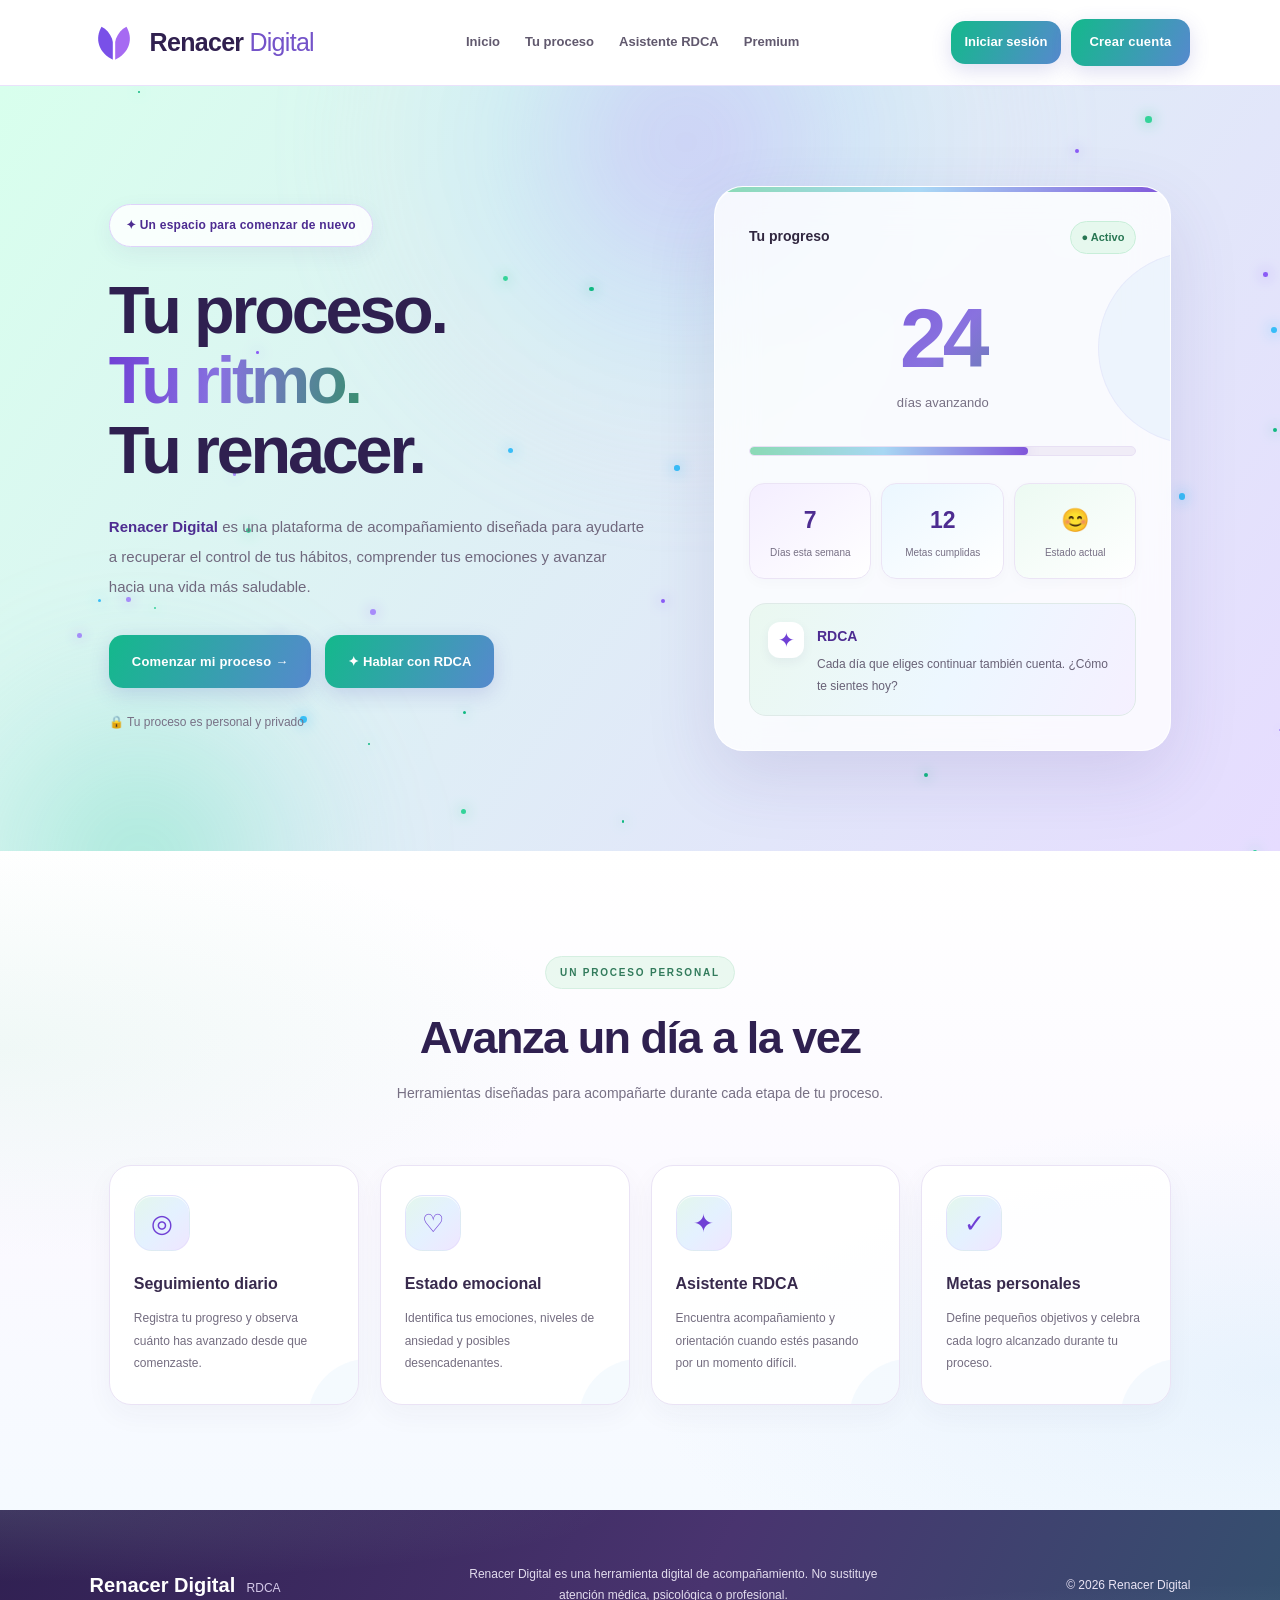
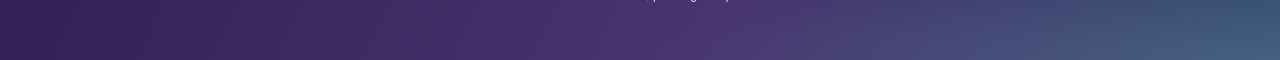
<file: index.html>
<!DOCTYPE html>
<html lang="es">

<head>
    <meta charset="UTF-8">

    <meta name="viewport"
          content="width=device-width, initial-scale=1.0">

    <meta name="description"
          content="Renacer Digital. Plataforma digital de acompañamiento para el desarrollo de hábitos saludables y bienestar personal.">

    <title>Renacer Digital</title>

    <link rel="stylesheet" href="css/style.css">
</head>

<body>

<header class="navbar">

    <!-- LOGO RENACER DIGITAL -->
    <a href="index.html" class="renacer-brand">

        <svg class="renacer-icon" viewBox="0 0 50 50" fill="none">

            <path d="M25 43 C8 35 5 20 12 8 C22 13 27 25 25 43Z"
                  fill="#7950E8"/>

            <path d="M25 43 C42 35 45 20 38 8 C28 13 23 25 25 43Z"
                  fill="#A66AF2"/>

            <path d="M25 43 L25 20"
                  stroke="white"
                  stroke-width="2.5"
                  stroke-linecap="round"/>

        </svg>

        <span class="renacer-text">
            <strong>Renacer</strong>
            <span>Digital</span>
        </span>

    </a>


    <nav>

        <a href="#inicio">Inicio</a>

        <a href="#proceso">Tu proceso</a>

        <a href="pages/asistente.html">Asistente RDCA</a>

        <a href="pages/premium.html">Premium</a>

    </nav>


    <div class="nav-buttons">

        <a href="pages/login.html" class="login">
            Iniciar sesión
        </a>

        <a href="pages/registro.html" class="register">
            Crear cuenta
        </a>

    </div>

</header>


<main>

    <!-- PORTADA -->

    <section class="hero" id="inicio">

        <div class="hero-content">

            <div class="tag">
                ✦ Un espacio para comenzar de nuevo
            </div>

            <h1>
                Tu proceso.<br>

                <span>Tu ritmo.</span>

                <br>

                Tu renacer.
            </h1>

            <p>

                <strong>Renacer Digital</strong>
                es una plataforma de acompañamiento
                diseñada para ayudarte a recuperar el
                control de tus hábitos, comprender tus
                emociones y avanzar hacia una vida más
                saludable.

            </p>


            <div class="hero-buttons">

                <a href="pages/registro.html"
                   class="primary-button">

                    Comenzar mi proceso →

                </a>

                <a href="pages/asistente.html"
                   class="secondary-button">

                    ✦ Hablar con RDCA

                </a>

            </div>


            <div class="privacy">
                🔒 Tu proceso es personal y privado
            </div>

        </div>


        <!-- TARJETA DE PROGRESO -->

        <div class="hero-card">

            <div class="status">

                <span>Tu progreso</span>

                <span class="active">● Activo</span>

            </div>


            <div class="days">

                <strong>24</strong>

                <span>días avanzando</span>

            </div>


            <div class="progress-bar">

                <div class="progress"></div>

            </div>


            <div class="stats">

                <div>
                    <strong>7</strong>
                    <span>Días esta semana</span>
                </div>

                <div>
                    <strong>12</strong>
                    <span>Metas cumplidas</span>
                </div>

                <div>
                    <strong>😊</strong>
                    <span>Estado actual</span>
                </div>

            </div>


            <div class="message">

                <span>✦</span>

                <div>

                    <strong>RDCA</strong>

                    <p>
                        Cada día que eliges continuar
                        también cuenta.
                        ¿Cómo te sientes hoy?
                    </p>

                </div>

            </div>

        </div>

    </section>


    <!-- SECCIÓN PROCESO -->

    <section class="features" id="proceso">

        <div class="section-title">

            <span>UN PROCESO PERSONAL</span>

            <h2>Avanza un día a la vez</h2>

            <p>
                Herramientas diseñadas para acompañarte
                durante cada etapa de tu proceso.
            </p>

        </div>


        <div class="feature-grid">


            <a href="pages/dashboard.html"
               class="feature-card">

                <div class="feature-icon">◎</div>

                <h3>Seguimiento diario</h3>

                <p>
                    Registra tu progreso y observa cuánto
                    has avanzado desde que comenzaste.
                </p>

            </a>


            <a href="pages/dashboard.html"
               class="feature-card">

                <div class="feature-icon">♡</div>

                <h3>Estado emocional</h3>

                <p>
                    Identifica tus emociones, niveles
                    de ansiedad y posibles
                    desencadenantes.
                </p>

            </a>


            <a href="pages/asistente.html"
               class="feature-card">

                <div class="feature-icon">✦</div>

                <h3>Asistente RDCA</h3>

                <p>
                    Encuentra acompañamiento y orientación
                    cuando estés pasando por un momento
                    difícil.
                </p>

            </a>


            <a href="pages/dashboard.html"
               class="feature-card">

                <div class="feature-icon">✓</div>

                <h3>Metas personales</h3>

                <p>
                    Define pequeños objetivos y celebra
                    cada logro alcanzado durante tu
                    proceso.
                </p>

            </a>

        </div>

    </section>

</main>


<!-- FOOTER -->

<footer>

    <div>

        <strong>Renacer Digital</strong>

        <span>RDCA</span>

    </div>


    <p>
        Renacer Digital es una herramienta digital
        de acompañamiento. No sustituye atención
        médica, psicológica o profesional.
    </p>


    <span>© 2026 Renacer Digital</span>

</footer>


<script src="js/app.js"></script>

</body>
</html>
</file>
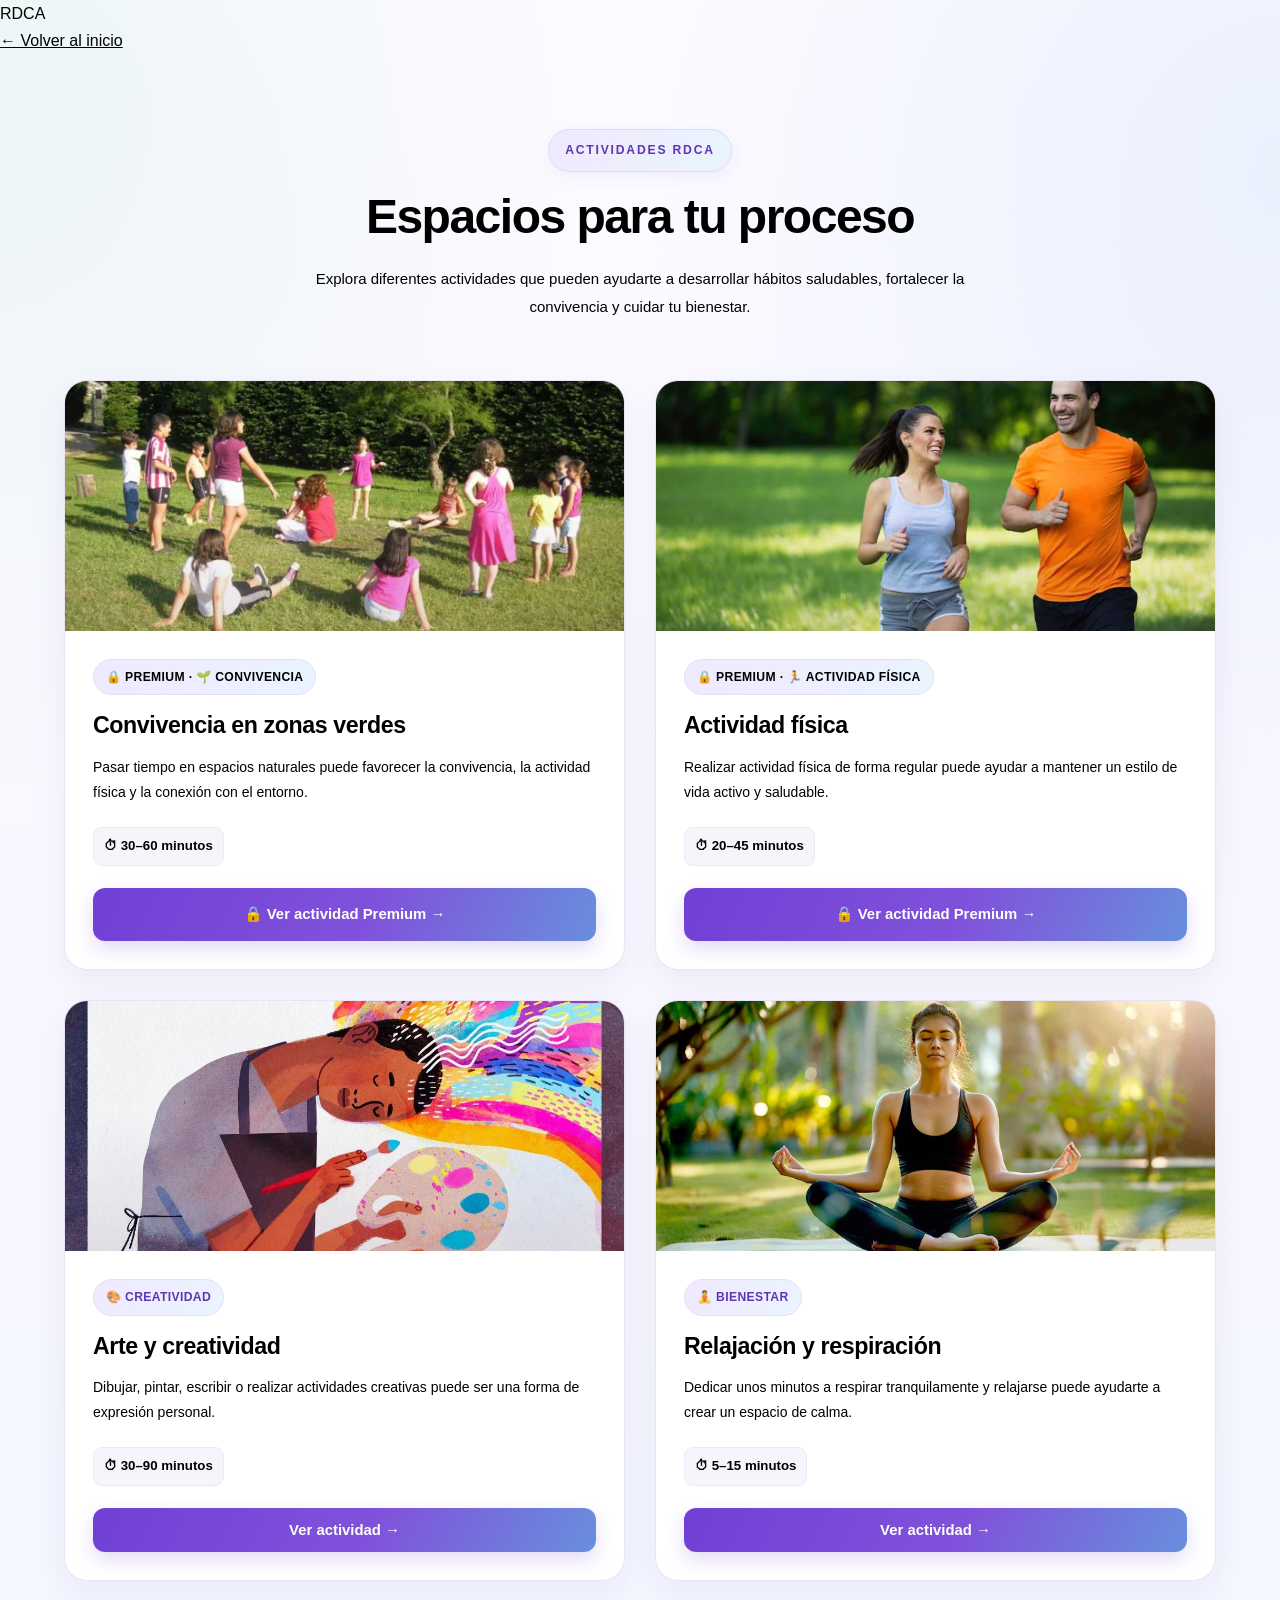
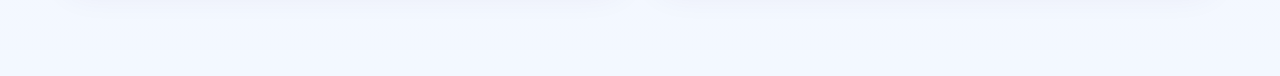
<file: GitHub Pages/foros.html>
<!DOCTYPE html>
<html lang="es">

<head>

    <meta charset="UTF-8">

    <meta
        name="viewport"
        content="width=device-width, initial-scale=1.0">

    <title>Foros | RDCA</title>

    <link
        rel="stylesheet"
        href="../css/style.css">

    <link
        rel="stylesheet"
        href="../css/foros.css">

</head>


<body>

    <!-- ENCABEZADO -->

    <header class="auth-header">

        <a
            href="../index.html"
            class="logo">

            RDCA

        </a>

        <a
            href="../index.html"
            class="back-link">

            ← Volver al inicio

        </a>

    </header>


    <!-- CONTENIDO -->

    <main class="foros-container">


        <!-- INTRODUCCIÓN -->

        <section class="foros-intro">

            <p class="eyebrow">
                ACTIVIDADES RDCA
            </p>

            <h1>
                Espacios para tu proceso
            </h1>

            <p>
                Explora diferentes actividades que pueden
                ayudarte a desarrollar hábitos saludables,
                fortalecer la convivencia y cuidar tu
                bienestar.
            </p>

        </section>


        <!-- ACTIVIDADES -->

        <section class="foros-grid">


            <!-- ACTIVIDAD 1 - PREMIUM -->

            <article class="foro-card">

                <div class="foro-image">

                    <img
                        src="../img/zonas-verdes.png"
                        alt="Personas compartiendo en una zona verde">

                </div>


                <div class="foro-content">

                    <span class="foro-category premium-label">
                        🔒 PREMIUM · 🌱 CONVIVENCIA
                    </span>

                    <h2>
                        Convivencia en zonas verdes
                    </h2>

                    <p>
                        Pasar tiempo en espacios naturales
                        puede favorecer la convivencia,
                        la actividad física y la conexión
                        con el entorno.
                    </p>

                    <div class="foro-info">

                        <span>
                            ⏱ 30–60 minutos
                        </span>

                    </div>

                    <a
                        href="premium.html"
                        class="foro-button premium-button">

                        🔒 Ver actividad Premium →

                    </a>

                </div>

            </article>


            <!-- ACTIVIDAD 2 - PREMIUM -->

            <article class="foro-card">

                <div class="foro-image">

                    <img
                        src="../img/actividad-fisica.png"
                        alt="Personas realizando actividad física">

                </div>


                <div class="foro-content">

                    <span class="foro-category premium-label">
                        🔒 PREMIUM · 🏃 ACTIVIDAD FÍSICA
                    </span>

                    <h2>
                        Actividad física
                    </h2>

                    <p>
                        Realizar actividad física de forma
                        regular puede ayudar a mantener un
                        estilo de vida activo y saludable.
                    </p>

                    <div class="foro-info">

                        <span>
                            ⏱ 20–45 minutos
                        </span>

                    </div>

                    <a
                        href="premium.html"
                        class="foro-button premium-button">

                        🔒 Ver actividad Premium →

                    </a>

                </div>

            </article>


            <!-- ACTIVIDAD 3 - GRATUITA -->

            <article class="foro-card">

                <div class="foro-image">

                    <img
                        src="../img/arte-creatividad.png"
                        alt="Persona realizando una actividad artística">

                </div>


                <div class="foro-content">

                    <span class="foro-category">
                        🎨 CREATIVIDAD
                    </span>

                    <h2>
                        Arte y creatividad
                    </h2>

                    <p>
                        Dibujar, pintar, escribir o realizar
                        actividades creativas puede ser una
                        forma de expresión personal.
                    </p>

                    <div class="foro-info">

                        <span>
                            ⏱ 30–90 minutos
                        </span>

                    </div>

                    <button
                        class="foro-button"
                        type="button"
                        onclick="alert('🎨 Arte y creatividad\n\nDedica un momento a dibujar, pintar, escribir o realizar alguna actividad artística que te guste.\n\n⏱ Duración: 30–90 minutos\n\n💚 Ayuda a expresar ideas y emociones mediante la creatividad.')">

                        Ver actividad →

                    </button>

                </div>

            </article>


            <!-- ACTIVIDAD 4 - GRATUITA -->

            <article class="foro-card">

                <div class="foro-image">

                    <img
                        src="../img/relajacion.png"
                        alt="Persona realizando una actividad de relajación">

                </div>


                <div class="foro-content">

                    <span class="foro-category">
                        🧘 BIENESTAR
                    </span>

                    <h2>
                        Relajación y respiración
                    </h2>

                    <p>
                        Dedicar unos minutos a respirar
                        tranquilamente y relajarse puede
                        ayudarte a crear un espacio de calma.
                    </p>

                    <div class="foro-info">

                        <span>
                            ⏱ 5–15 minutos
                        </span>

                    </div>

                    <button
                        class="foro-button"
                        type="button"
                        onclick="alert('🧘 Relajación y respiración\n\nBusca un lugar tranquilo, siéntate cómodamente y realiza respiraciones lentas y profundas durante unos minutos.\n\n⏱ Duración: 5–15 minutos\n\n💚 Puede ayudarte a crear un momento de calma y relajación.')">

                        Ver actividad →

                    </button>

                </div>

            </article>


        </section>

    </main>

</body>

</html>
</file>
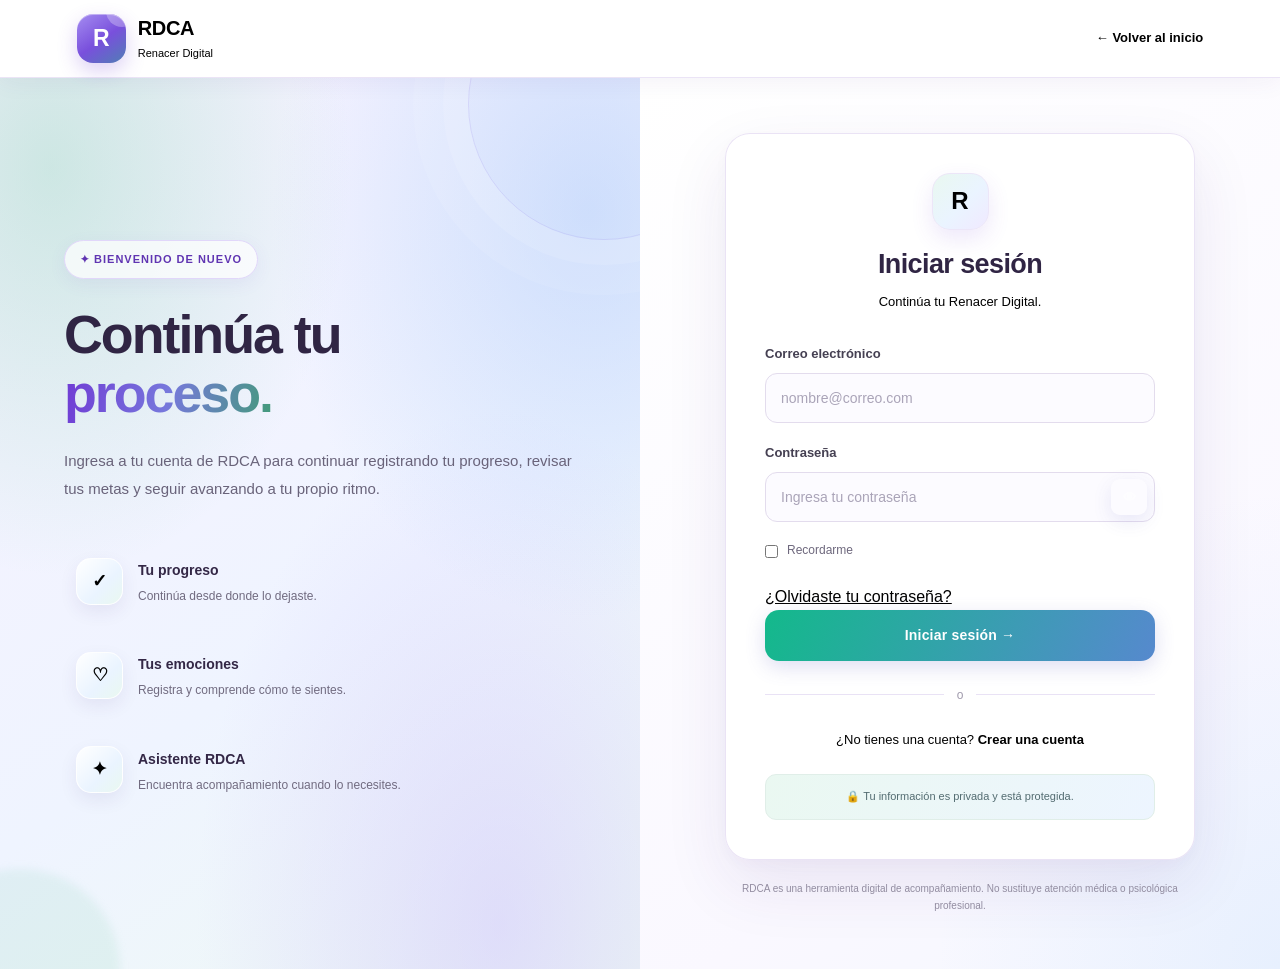
<file: GitHub Pages/login.html>
<!DOCTYPE html>
<html lang="es">

<head>

    <meta charset="UTF-8">

    <meta name="viewport"
          content="width=device-width, initial-scale=1.0">

    <title>Iniciar sesión | RDCA</title>

    <link rel="stylesheet" href="../css/style.css">
    <link rel="stylesheet" href="../css/auth.css">
    <link rel="stylesheet" href="../css/registro.css">

</head>


<body class="auth-body">


    <!-- =========================================
         ENCABEZADO
    ========================================== -->

    <header class="auth-header">

        <a href="../index.html"
           class="auth-logo">

            <div class="logo-icon">
                R
            </div>

            <div>

                <h2>
                    RDCA
                </h2>

                <span>
                    Renacer Digital
                </span>

            </div>

        </a>


        <a href="../index.html"
           class="back-home">

            ← Volver al inicio

        </a>

    </header>



    <!-- =========================================
         CONTENIDO
    ========================================== -->

    <main class="auth-main">


        <!-- =====================================
             INFORMACIÓN
        ====================================== -->

        <section class="auth-info">

            <div class="auth-info-content">

                <div class="auth-tag">

                    ✦ BIENVENIDO DE NUEVO

                </div>


                <h1>

                    Continúa tu<br>

                    <span>
                        proceso.
                    </span>

                </h1>


                <p class="auth-description">

                    Ingresa a tu cuenta de RDCA para
                    continuar registrando tu progreso,
                    revisar tus metas y seguir avanzando
                    a tu propio ritmo.

                </p>


                <div class="auth-benefits">


                    <div class="benefit">

                        <div class="benefit-icon">
                            ✓
                        </div>

                        <div>

                            <strong>
                                Tu progreso
                            </strong>

                            <p>
                                Continúa desde donde lo dejaste.
                            </p>

                        </div>

                    </div>



                    <div class="benefit">

                        <div class="benefit-icon">
                            ♡
                        </div>

                        <div>

                            <strong>
                                Tus emociones
                            </strong>

                            <p>
                                Registra y comprende cómo te sientes.
                            </p>

                        </div>

                    </div>



                    <div class="benefit">

                        <div class="benefit-icon">
                            ✦
                        </div>

                        <div>

                            <strong>
                                Asistente RDCA
                            </strong>

                            <p>
                                Encuentra acompañamiento cuando lo necesites.
                            </p>

                        </div>

                    </div>


                </div>

            </div>

        </section>



        <!-- =====================================
             FORMULARIO
        ====================================== -->

        <section class="auth-form-section">


            <div class="auth-card">


                <div class="auth-card-header">


                    <div class="mini-logo">
                        R
                    </div>


                    <h2>
                        Iniciar sesión
                    </h2>


                    <p>
                        Continúa tu Renacer Digital.
                    </p>


                </div>



                <!-- FORMULARIO -->

                <form id="loginForm">


                    <!-- CORREO -->

                    <div class="form-group">

                        <label for="email">
                            Correo electrónico
                        </label>


                        <input
                            type="email"
                            id="email"
                            name="email"
                            placeholder="nombre@correo.com"
                            autocomplete="email"
                            required
                        >

                    </div>



                    <!-- CONTRASEÑA -->

                    <div class="form-group">

                        <label for="password">
                            Contraseña
                        </label>


                        <div class="password-field">


                            <input
                                type="password"
                                id="password"
                                name="password"
                                placeholder="Ingresa tu contraseña"
                                autocomplete="current-password"
                                required
                            >


                            <button
                                type="button"
                                class="show-password"
                                data-target="password"
                                aria-label="Mostrar contraseña"
                            >

                                👁

                            </button>


                        </div>

                    </div>



                    <!-- RECORDAR / RECUPERAR -->

                    <div class="login-options">

                        <label class="checkbox-container">

                            <input
                                type="checkbox"
                                id="recordar"
                            >

                            <span>
                                Recordarme
                            </span>

                        </label>


                        <a href="#"
                           class="forgot-password">

                            ¿Olvidaste tu contraseña?

                        </a>

                    </div>



                    <!-- MENSAJE -->

                    <div
                        id="loginMensaje"
                        class="form-message"
                        role="alert"
                        aria-live="polite"
                    ></div>



                    <!-- BOTÓN -->

                    <button
                        type="submit"
                        class="auth-submit"
                    >

                        Iniciar sesión →

                    </button>


                </form>



                <!-- REGISTRO -->

                <div class="auth-divider">

                    <span>
                        o
                    </span>

                </div>


                <p class="auth-login-text">

                    ¿No tienes una cuenta?

                    <a href="registro.html">
                        Crear una cuenta
                    </a>

                </p>



                <!-- SEGURIDAD -->

                <div class="auth-security">

                    🔒 Tu información es privada y está protegida.

                </div>


            </div>



            <p class="professional-warning">

                RDCA es una herramienta digital de acompañamiento.
                No sustituye atención médica o psicológica profesional.

            </p>


        </section>


    </main>


    <!-- JAVASCRIPT -->

    <script src="../js/login.js"></script>


</body>

</html>
</file>
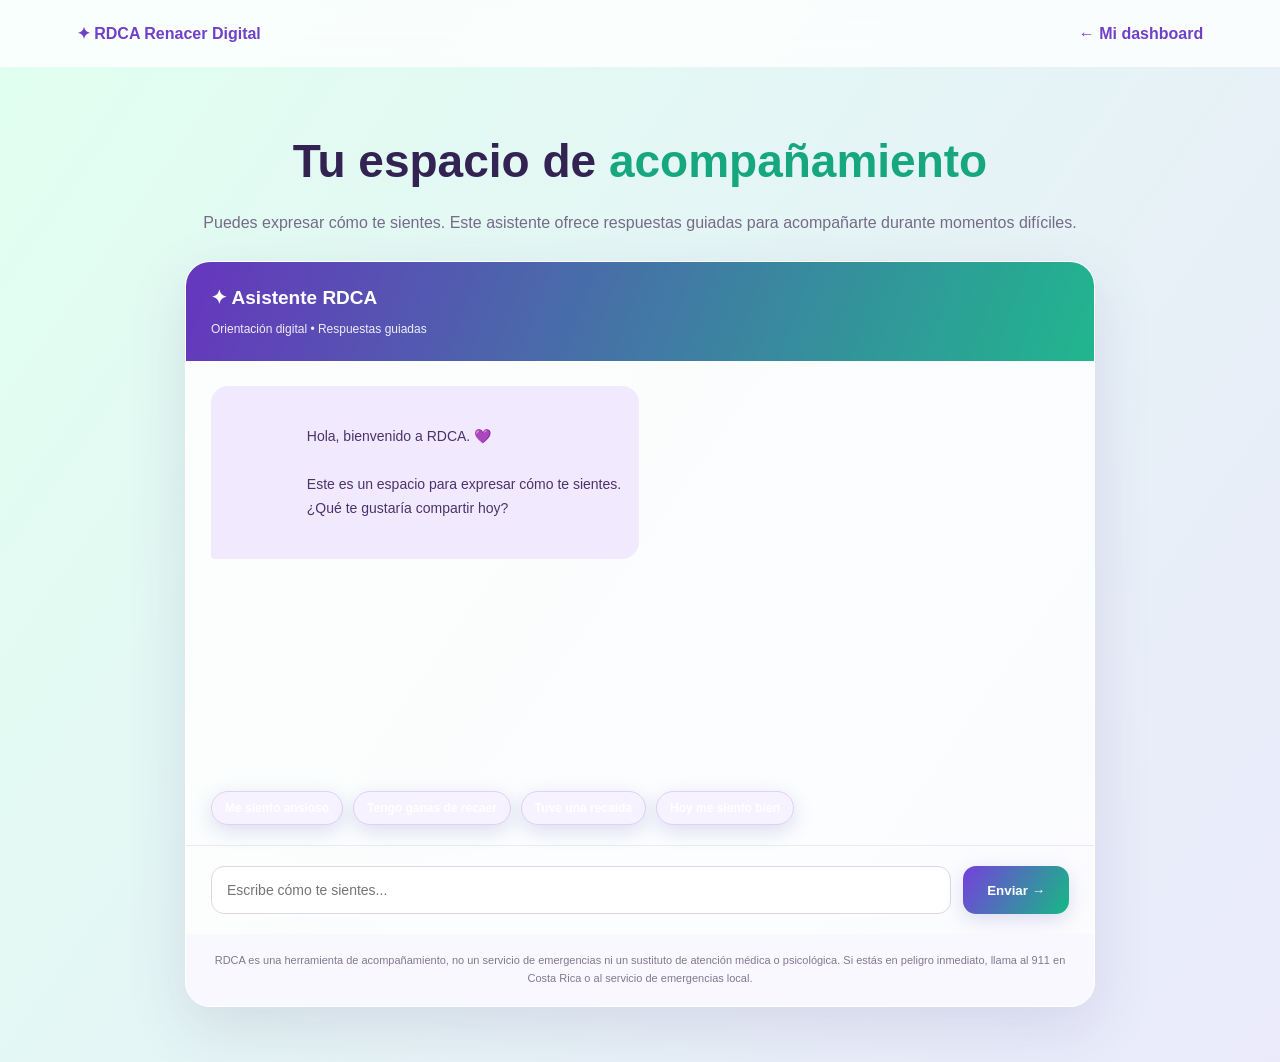
<file: pages/asistente.html>
<!DOCTYPE html>
<html lang="es">
<head>
    <meta charset="UTF-8">
    <meta name="viewport" content="width=device-width, initial-scale=1.0">
    <title>Asistente | RDCA Renacer Digital</title>

    <link rel="stylesheet" href="../css/style.css">

    <style>
        body {
            min-height: 100vh;
            background: linear-gradient(
                125deg,
                #e0fff0,
                #eee3ff,
                #e1f2ff,
                #fce7f5
            );
            background-size: 400% 400%;
            animation: fondoIA 18s ease infinite;
        }

        @keyframes fondoIA {
            0%,100% { background-position: 0% 50%; }
            50% { background-position: 100% 50%; }
        }

        .ia-header {
            display: flex;
            justify-content: space-between;
            align-items: center;
            padding: 20px 6%;
            background: rgba(255,255,255,.8);
            backdrop-filter: blur(15px);
        }

        .ia-header a {
            color: #7040c8;
            text-decoration: none;
            font-weight: bold;
        }

        .ia-container {
            max-width: 950px;
            margin: 35px auto;
            padding: 20px;
        }

        .ia-title {
            text-align: center;
            margin-bottom: 25px;
        }

        .ia-title h1 {
            font-size: clamp(30px,5vw,46px);
            color: #332352;
        }

        .ia-title h1 span {
            color: #16a77e;
        }

        .ia-title p {
            margin-top: 10px;
            color: #756b87;
            line-height: 1.6;
        }

        .ia-chat {
            background: rgba(255,255,255,.85);
            border: 1px solid white;
            border-radius: 25px;
            box-shadow: 0 20px 60px rgba(80,55,135,.13);
            overflow: hidden;
        }

        .ia-chat-header {
            padding: 20px 25px;
            background: linear-gradient(110deg,#6636bd,#20b68e);
            color: white;
        }

        .ia-chat-header strong {
            display: block;
            font-size: 19px;
        }

        .ia-chat-header span {
            font-size: 12px;
            opacity: .9;
        }

        .ia-messages {
            height: 430px;
            overflow-y: auto;
            padding: 25px;
            display: flex;
            flex-direction: column;
            gap: 15px;
        }

        .ia-message {
            max-width: 80%;
            padding: 15px 18px;
            border-radius: 17px;
            font-size: 14px;
            line-height: 1.7;
            white-space: pre-wrap;
            overflow-wrap: anywhere;
        }

        .ia-message.bot {
            align-self: flex-start;
            background: #f1eaff;
            color: #49336b;
            border-bottom-left-radius: 4px;
        }

        .ia-message.user {
            align-self: flex-end;
            background: linear-gradient(120deg,#7540dd,#16b985);
            color: white;
            border-bottom-right-radius: 4px;
        }

        .ia-suggestions {
            display: flex;
            gap: 10px;
            flex-wrap: wrap;
            padding: 0 25px 20px;
        }

        .ia-suggestions button {
            padding: 9px 13px;
            border: 1px solid #dfd1f7;
            border-radius: 20px;
            background: #f7f2ff;
            color: #7040c8;
            font-size: 12px;
            cursor: pointer;
        }

        .ia-form {
            display: flex;
            gap: 12px;
            padding: 20px 25px;
            border-top: 1px solid #eee8f4;
        }

        .ia-form input {
            flex: 1;
            min-width: 0;
            padding: 15px;
            border: 1px solid #ded5eb;
            border-radius: 13px;
            outline: none;
            font-size: 14px;
        }

        .ia-form input:focus {
            border-color: #8b4ae9;
        }

        .ia-form button {
            padding: 0 24px;
            border: none;
            border-radius: 13px;
            background: linear-gradient(120deg,#7540dd,#16b985);
            color: white;
            font-weight: bold;
            cursor: pointer;
        }

        .ia-warning {
            padding: 18px 25px;
            background: #faf8ff;
            color: #81788f;
            font-size: 11px;
            line-height: 1.6;
            text-align: center;
        }

        @media(max-width:600px) {
            .ia-container {
                margin: 10px auto;
                padding: 12px;
            }

            .ia-messages {
                height: 50vh;
                padding: 15px;
            }

            .ia-message {
                max-width: 92%;
            }

            .ia-form {
                padding: 15px;
            }

            .ia-form button {
                padding: 0 15px;
            }
        }

        @media(prefers-reduced-motion:reduce) {
            body {
                animation: none;
            }
        }
    </style>
</head>

<body>

    <header class="ia-header">
        <a href="../index.html">✦ RDCA Renacer Digital</a>
        <a href="dashboard.html">← Mi dashboard</a>
    </header>

    <main class="ia-container">

        <div class="ia-title">
            <h1>Tu espacio de <span>acompañamiento</span></h1>
            <p>
                Puedes expresar cómo te sientes.
                Este asistente ofrece respuestas guiadas
                para acompañarte durante momentos difíciles.
            </p>
        </div>

        <section class="ia-chat" aria-label="Asistente RDCA">

            <div class="ia-chat-header">
                <strong>✦ Asistente RDCA</strong>
                <span>Orientación digital • Respuestas guiadas</span>
            </div>

            <div id="iaMessages"
                 class="ia-messages"
                 role="log"
                 aria-live="polite">

                <div class="ia-message bot">
                    Hola, bienvenido a RDCA. 💜

                    Este es un espacio para expresar cómo te sientes.
                    ¿Qué te gustaría compartir hoy?
                </div>

            </div>

            <div class="ia-suggestions">
                <button type="button" data-message="Me siento ansioso">
                    Me siento ansioso
                </button>

                <button type="button" data-message="Tengo ganas de recaer">
                    Tengo ganas de recaer
                </button>

                <button type="button" data-message="Hoy tuve una recaída">
                    Tuve una recaída
                </button>

                <button type="button" data-message="Hoy me siento bien">
                    Hoy me siento bien
                </button>
            </div>

            <form id="iaForm" class="ia-form">

                <input
                    type="text"
                    id="iaInput"
                    maxlength="1000"
                    placeholder="Escribe cómo te sientes..."
                    aria-label="Tu mensaje"
                    required
                >

                <button type="submit">Enviar →</button>

            </form>

            <div class="ia-warning">
                RDCA es una herramienta de acompañamiento,
                no un servicio de emergencias ni un sustituto
                de atención médica o psicológica.
                Si estás en peligro inmediato, llama al 911
                en Costa Rica o al servicio de emergencias local.
            </div>

        </section>

    </main>

    <script src="../js/asistente.js"></script>

</body>
</html>
</file>
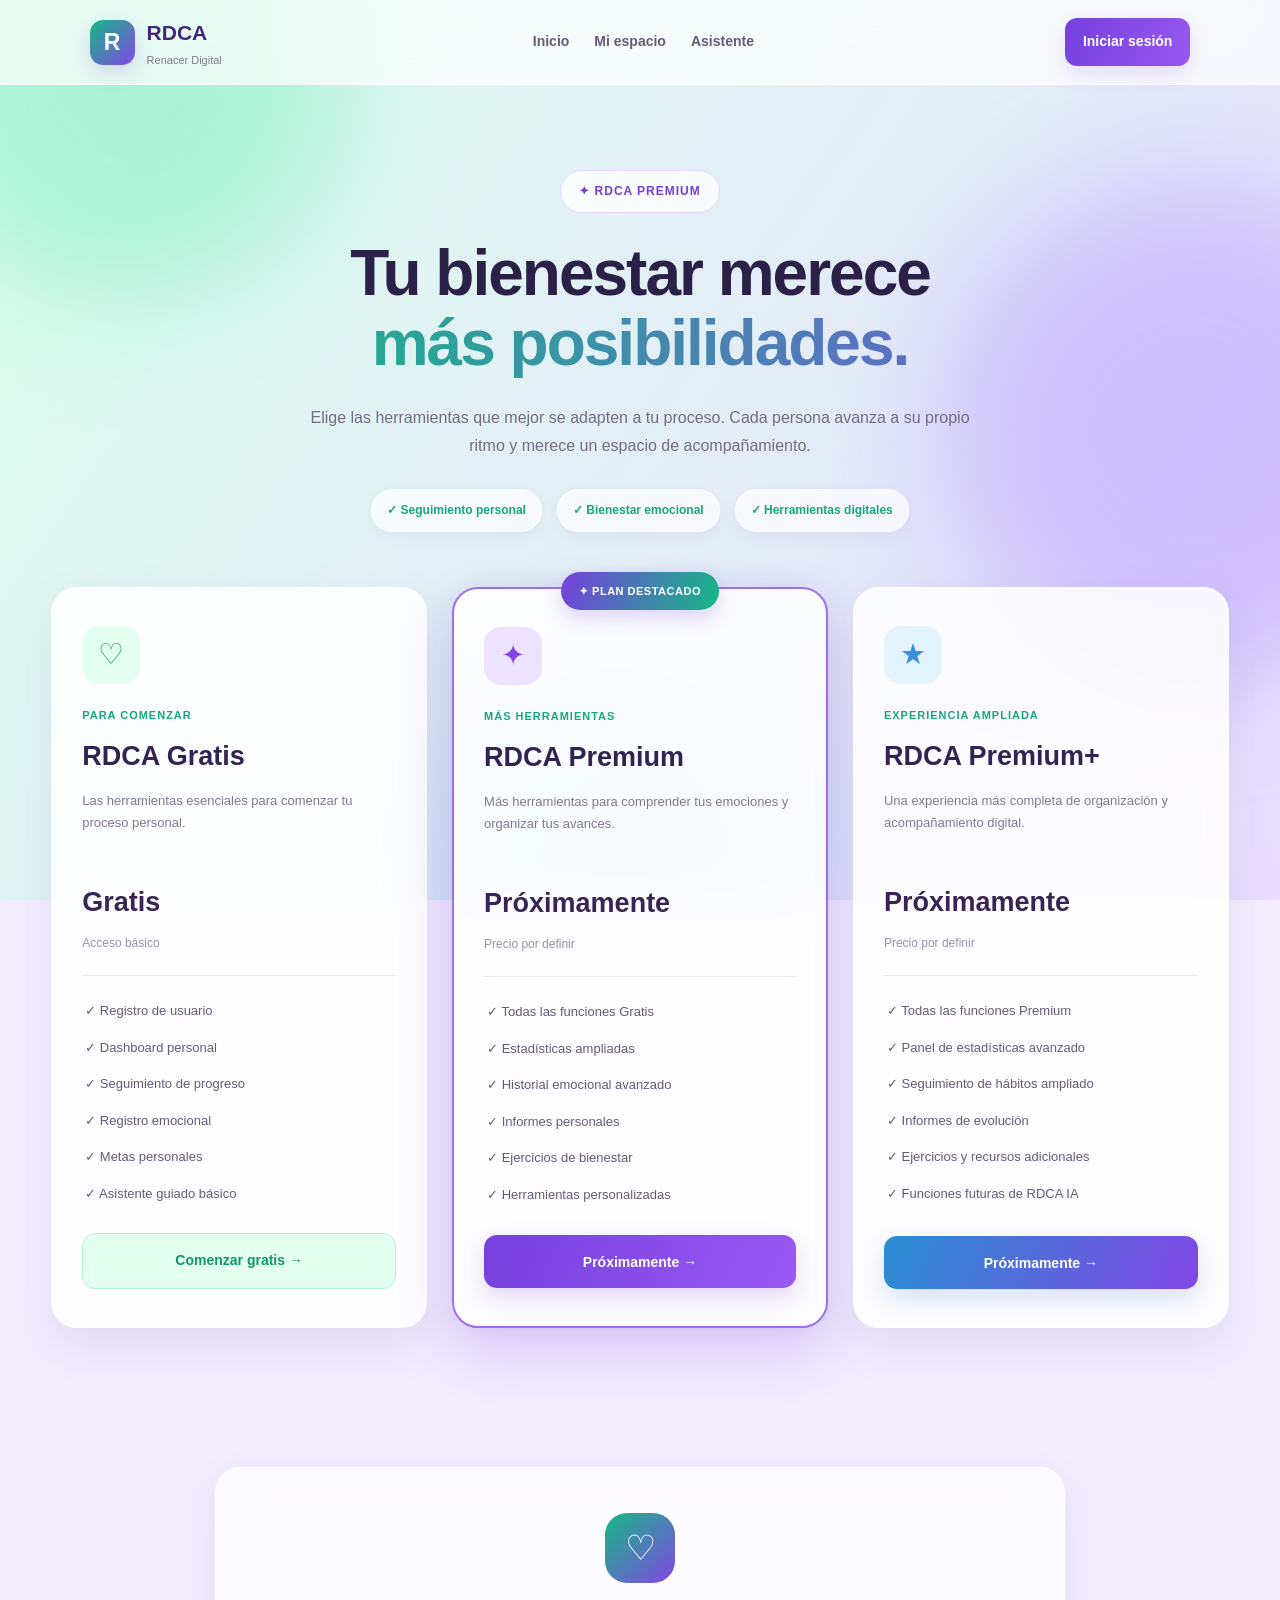
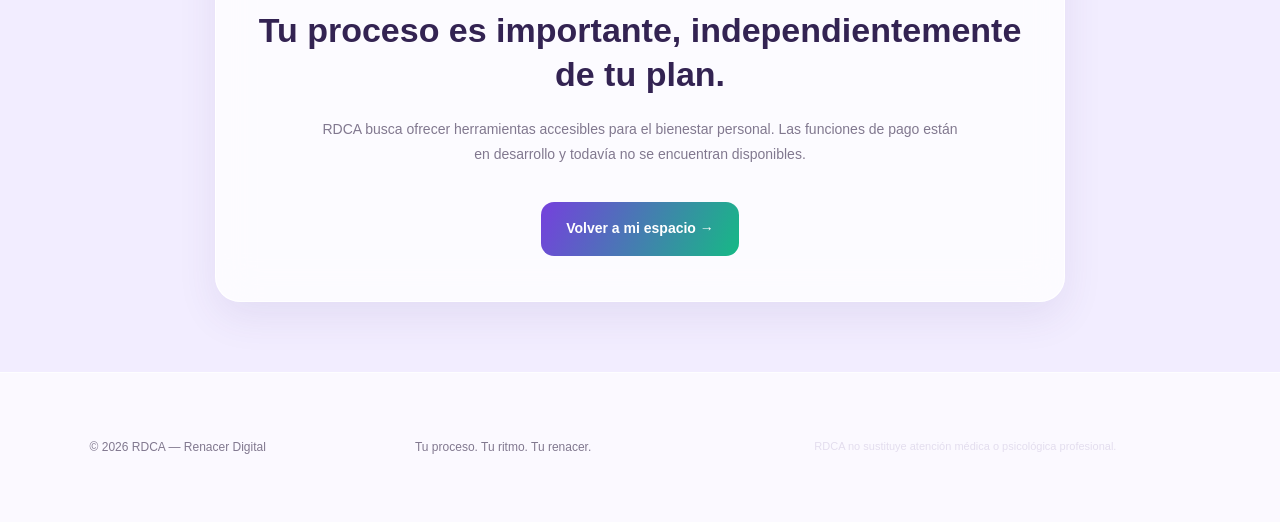
<file: pages/premium.html>
<!DOCTYPE html>
<html lang="es">
<head>
    <meta charset="UTF-8">
    <meta name="viewport"
          content="width=device-width, initial-scale=1.0">

    <title>RDCA Premium | Renacer Digital</title>

    <meta name="description"
          content="Conoce los planes de RDCA Renacer Digital.">

    <link rel="stylesheet" href="../css/style.css">
    <link rel="stylesheet" href="../css/premium.css">
</head>

<body class="premium-page">

    <!-- FONDO ANIMADO -->

    <div class="premium-background" aria-hidden="true">
        <div class="premium-orb orb-one"></div>
        <div class="premium-orb orb-two"></div>
        <div class="premium-orb orb-three"></div>
        <div id="premiumBubbles"></div>
    </div>

    <!-- NAVEGACIÓN -->

    <header class="premium-header">

        <a href="../index.html" class="premium-brand">
            <span class="premium-brand-icon">R</span>
            <span>
                <strong>RDCA</strong>
                <small>Renacer Digital</small>
            </span>
        </a>

        <nav class="premium-nav">
            <a href="../index.html">Inicio</a>
            <a href="dashboard.html">Mi espacio</a>
            <a href="asistente.html">Asistente</a>
        </nav>

        <a href="login.html" class="premium-login">
            Iniciar sesión
        </a>

    </header>

    <main>

        <!-- PRESENTACIÓN -->

        <section class="premium-hero">

            <span class="premium-tag">
                ✦ RDCA PREMIUM
            </span>

            <h1>
                Tu bienestar merece
                <span>más posibilidades.</span>
            </h1>

            <p>
                Elige las herramientas que mejor se adapten
                a tu proceso. Cada persona avanza a su propio
                ritmo y merece un espacio de acompañamiento.
            </p>

            <div class="premium-highlights">
                <span>✓ Seguimiento personal</span>
                <span>✓ Bienestar emocional</span>
                <span>✓ Herramientas digitales</span>
            </div>

        </section>

        <!-- PLANES -->

        <section class="premium-plans" id="planes">

            <!-- PLAN GRATIS -->

            <article class="premium-card">

                <div class="plan-icon free-icon">♡</div>

                <span class="plan-category">PARA COMENZAR</span>

                <h2>RDCA Gratis</h2>

                <p class="plan-description">
                    Las herramientas esenciales para
                    comenzar tu proceso personal.
                </p>

                <div class="plan-price">
                    <strong>Gratis</strong>
                    <span>Acceso básico</span>
                </div>

                <ul class="plan-features">
                    <li>✓ Registro de usuario</li>
                    <li>✓ Dashboard personal</li>
                    <li>✓ Seguimiento de progreso</li>
                    <li>✓ Registro emocional</li>
                    <li>✓ Metas personales</li>
                    <li>✓ Asistente guiado básico</li>
                </ul>

                <a href="registro.html" class="plan-button free-button">
                    Comenzar gratis →
                </a>

            </article>

            <!-- PLAN PREMIUM -->

            <article class="premium-card featured">

                <div class="popular-badge">
                    ✦ PLAN DESTACADO
                </div>

                <div class="plan-icon premium-icon">✦</div>

                <span class="plan-category">MÁS HERRAMIENTAS</span>

                <h2>RDCA Premium</h2>

                <p class="plan-description">
                    Más herramientas para comprender
                    tus emociones y organizar tus avances.
                </p>

                <div class="plan-price">
                    <strong>Próximamente</strong>
                    <span>Precio por definir</span>
                </div>

                <ul class="plan-features">
                    <li>✓ Todas las funciones Gratis</li>
                    <li>✓ Estadísticas ampliadas</li>
                    <li>✓ Historial emocional avanzado</li>
                    <li>✓ Informes personales</li>
                    <li>✓ Ejercicios de bienestar</li>
                    <li>✓ Herramientas personalizadas</li>
                </ul>

                <button class="plan-button premium-button"
                        type="button"
                        data-plan="Premium">
                    Próximamente →
                </button>

            </article>

            <!-- PLAN PREMIUM PLUS -->

            <article class="premium-card">

                <div class="plan-icon plus-icon">★</div>

                <span class="plan-category">EXPERIENCIA AMPLIADA</span>

                <h2>RDCA Premium+</h2>

                <p class="plan-description">
                    Una experiencia más completa
                    de organización y acompañamiento digital.
                </p>

                <div class="plan-price">
                    <strong>Próximamente</strong>
                    <span>Precio por definir</span>
                </div>

                <ul class="plan-features">
                    <li>✓ Todas las funciones Premium</li>
                    <li>✓ Panel de estadísticas avanzado</li>
                    <li>✓ Seguimiento de hábitos ampliado</li>
                    <li>✓ Informes de evolución</li>
                    <li>✓ Ejercicios y recursos adicionales</li>
                    <li>✓ Funciones futuras de RDCA IA</li>
                </ul>

                <button class="plan-button plus-button"
                        type="button"
                        data-plan="Premium+">
                    Próximamente →
                </button>

            </article>

        </section>

        <p id="premiumMessage"
           class="premium-message"
           role="status"
           aria-live="polite"></p>

        <!-- INFORMACIÓN -->

        <section class="premium-info">

            <div class="premium-info-icon">♡</div>

            <h2>
                Tu proceso es importante,
                independientemente de tu plan.
            </h2>

            <p>
                RDCA busca ofrecer herramientas accesibles
                para el bienestar personal. Las funciones
                de pago están en desarrollo y todavía
                no se encuentran disponibles.
            </p>

            <a href="dashboard.html" class="premium-back-button">
                Volver a mi espacio →
            </a>

        </section>

    </main>

    <footer class="premium-footer">
        <span>© 2026 RDCA — Renacer Digital</span>
        <span>Tu proceso. Tu ritmo. Tu renacer.</span>
        <p>
            RDCA no sustituye atención médica o psicológica profesional.
        </p>
    </footer>

    <script src="../js/premium.js"></script>

</body>
</html>
</file>
<file: css/style.css>
/* ============================================================
   RDCA PREMIUM 2.0
   Renacer Digital | Plataforma de bienestar digital
   Paleta: morado elegante + celeste pastel + verde menta
   Archivo: css/style.css
   Compatible con el HTML existente
   ============================================================ */


/* ============================================================
   01. SISTEMA VISUAL Y VARIABLES
   ============================================================ */

:root {
    --purple: #7040D5;
    --purple-light: #9474E8;
    --purple-dark: #4D2C91;
    --purple-deep: #2F2050;

    --lavender: #F0E9FF;
    --lavender-light: #FAF8FF;
    --lavender-border: #E5DBFA;

    --blue: #B8DDF6;
    --blue-light: #EDF7FF;
    --blue-dark: #447DA5;

    --mint: #B4E8D0;
    --mint-light: #EDFAF3;
    --mint-dark: #327B5C;

    --text: #30263F;
    --muted: #777084;
    --white: #FFFFFF;
    --border: #EBE5F4;

    --shadow-soft: 0 8px 25px rgba(57, 35, 94, 0.055);
    --shadow-card: 0 16px 42px rgba(57, 35, 94, 0.085);
    --shadow-hover: 0 25px 55px rgba(57, 35, 94, 0.13);

    --radius-small: 12px;
    --radius-medium: 20px;
    --radius-large: 28px;

    --transition: 280ms ease;
}

* {
    margin: 0;
    padding: 0;
    box-sizing: border-box;
}

html {
    scroll-behavior: smooth;
    scroll-padding-top: 100px;
}

body {
    font-family: "Segoe UI", Arial, Helvetica, sans-serif;
    color: var(--text);
    background: #FFFFFF;
    line-height: 1.7;
    -webkit-font-smoothing: antialiased;
}

a {
    color: inherit;
}

::selection {
    color: var(--purple-deep);
    background: #DFD3FF;
}


/* ============================================================
   02. NAVEGACIÓN PREMIUM
   ============================================================ */

.navbar {
    min-height: 86px;
    padding: 14px 7%;

    display: flex;
    align-items: center;
    justify-content: space-between;
    gap: 24px;

    position: sticky;
    top: 0;
    z-index: 1000;

    background: rgba(255, 255, 255, 0.91);
    border-bottom: 1px solid rgba(229, 219, 250, 0.8);

    backdrop-filter: blur(22px);
    -webkit-backdrop-filter: blur(22px);

    box-shadow: 0 5px 25px rgba(47, 32, 80, 0.045);
}

.logo {
    display: flex;
    align-items: center;
    gap: 13px;
    flex-shrink: 0;
    text-decoration: none;
}

.logo-icon {
    width: 49px;
    height: 49px;

    display: flex;
    align-items: center;
    justify-content: center;

    position: relative;
    overflow: hidden;

    border-radius: 16px;
    background: linear-gradient(
        145deg,
        #A58DF1 0%,
        #7950DC 52%,
        #507EB5 100%
    );

    color: #FFFFFF;
    font-size: 23px;
    font-weight: 800;

    box-shadow:
        0 8px 20px rgba(112, 64, 213, 0.24),
        inset 0 1px 0 rgba(255, 255, 255, 0.4);

    transition: transform var(--transition),
                box-shadow var(--transition);
}

.logo-icon::after {
    content: "";
    position: absolute;
    width: 32px;
    height: 32px;
    top: -19px;
    right: -12px;
    border-radius: 50%;
    background: rgba(255, 255, 255, 0.28);
}

.logo:hover .logo-icon {
    transform: translateY(-2px) rotate(-4deg);
    box-shadow: 0 12px 27px rgba(112, 64, 213, 0.32);
}

.logo h2 {
    color: var(--purple-dark);
    font-size: 21px;
    line-height: 1.2;
    font-weight: 800;
    letter-spacing: -0.5px;
}

.logo span {
    display: block;
    margin-top: 4px;
    color: var(--muted);
    font-size: 11px;
    letter-spacing: 0.35px;
}


/* Menú de navegación */

nav {
    display: flex;
    align-items: center;
    gap: 25px;
}

nav a {
    position: relative;
    color: #61596E;
    font-size: 13px;
    font-weight: 650;
    text-decoration: none;

    transition: color var(--transition);
}

nav a::after {
    content: "";
    position: absolute;
    left: 0;
    bottom: -9px;

    width: 0;
    height: 3px;
    border-radius: 10px;

    background: linear-gradient(
        90deg,
        var(--purple),
        #8C79E4,
        var(--mint-dark)
    );

    transition: width var(--transition);
}

nav a:hover {
    color: var(--purple);
}

nav a:hover::after {
    width: 100%;
}


/* Botones del menú */

.nav-buttons {
    display: flex;
    align-items: center;
    gap: 10px;
}

.nav-buttons a {
    text-decoration: none;
}

.login {
    padding: 10px 13px;
    border-radius: 11px;

    color: var(--purple-dark);
    font-size: 13px;
    font-weight: 700;

    transition: background var(--transition),
                color var(--transition);
}

.login:hover {
    color: var(--purple);
    background: var(--lavender);
}

.register {
    display: inline-flex;
    align-items: center;
    justify-content: center;

    padding: 12px 19px;
    border: 1px solid rgba(255, 255, 255, 0.2);
    border-radius: 13px;

    background: linear-gradient(
        120deg,
        #7040D5,
        #8058DC 55%,
        #648EC9
    );

    color: #FFFFFF;
    font-size: 13px;
    font-weight: 750;

    box-shadow: 0 8px 20px rgba(112, 64, 213, 0.23);

    transition: transform var(--transition),
                box-shadow var(--transition);
}

.register:hover {
    transform: translateY(-3px);
    box-shadow: 0 13px 28px rgba(112, 64, 213, 0.32);
}


/* ============================================================
   03. PORTADA: COMPOSICIÓN VISUAL PREMIUM
   ============================================================ */

.hero {
    min-height: 700px;
    padding: 100px 8.5%;

    display: grid;
    grid-template-columns: minmax(0, 1.08fr) minmax(340px, 0.92fr);
    align-items: center;
    gap: 68px;

    position: relative;
    isolation: isolate;
    overflow: hidden;

    background:
        radial-gradient(
            ellipse at 2% 20%,
            rgba(180, 232, 208, 0.48),
            transparent 32%
        ),
        radial-gradient(
            ellipse at 93% 10%,
            rgba(184, 221, 246, 0.58),
            transparent 34%
        ),
        radial-gradient(
            ellipse at 75% 100%,
            rgba(198, 180, 247, 0.37),
            transparent 40%
        ),
        linear-gradient(
            130deg,
            #FFFFFF 0%,
            #F8F4FF 47%,
            #EFF8FF 100%
        );
}


/* Círculos decorativos de fondo */

.hero::before {
    content: "";
    position: absolute;
    z-index: -1;

    width: 420px;
    height: 420px;
    top: -255px;
    left: 32%;

    border: 1px solid rgba(112, 64, 213, 0.09);
    border-radius: 50%;

    box-shadow:
        0 0 0 35px rgba(255, 255, 255, 0.12),
        0 0 0 70px rgba(112, 64, 213, 0.025);

    pointer-events: none;
}

.hero::after {
    content: "";
    position: absolute;
    z-index: -1;

    width: 260px;
    height: 260px;
    right: -110px;
    bottom: -110px;

    border-radius: 50%;
    background: rgba(180, 232, 208, 0.25);
    filter: blur(5px);

    pointer-events: none;
}

.hero-content {
    position: relative;
    z-index: 1;
}


/* Etiqueta de bienvenida */

.tag {
    display: inline-flex;
    align-items: center;
    gap: 9px;

    padding: 10px 16px;
    margin-bottom: 28px;

    color: var(--purple-dark);
    background: rgba(255, 255, 255, 0.84);
    border: 1px solid #DFD3FA;
    border-radius: 30px;

    font-size: 12px;
    font-weight: 750;
    letter-spacing: 0.25px;

    box-shadow: 0 7px 22px rgba(74, 43, 145, 0.065);
}

.tag::first-letter {
    color: var(--purple);
}


/* Título principal */

.hero h1 {
    max-width: 690px;
    margin-bottom: 27px;

    color: var(--purple-deep);
    font-size: clamp(47px, 5.2vw, 73px);
    font-weight: 800;
    line-height: 1.055;
    letter-spacing: -3.2px;
}

.hero h1 span {
    background: linear-gradient(
        100deg,
        #7040D5 0%,
        #8772DF 45%,
        #398F70 100%
    );

    -webkit-background-clip: text;
    background-clip: text;
    color: transparent;
}


/* Texto de presentación */

.hero-content > p {
    max-width: 590px;
    margin-bottom: 33px;

    color: #70687E;
    font-size: 15px;
    line-height: 2;
}

.hero-content > p strong {
    color: var(--purple-dark);
    font-weight: 800;
}


/* ============================================================
   04. BOTONES DE LA PORTADA
   ============================================================ */

.hero-buttons {
    display: flex;
    flex-wrap: wrap;
    align-items: center;
    gap: 14px;

    margin-bottom: 24px;
}

.hero-buttons a {
    text-decoration: none;
}

.primary-button,
.secondary-button {
    min-height: 53px;
    padding: 15px 23px;

    display: inline-flex;
    justify-content: center;
    align-items: center;
    gap: 9px;

    border-radius: 14px;
    font-size: 13px;
    font-weight: 750;
    text-align: center;

    transition: transform var(--transition),
                box-shadow var(--transition),
                background var(--transition),
                border-color var(--transition);
}

.primary-button {
    color: #FFFFFF;

    background: linear-gradient(
        115deg,
        #7040D5 0%,
        #8055DA 55%,
        #638FCB 100%
    );

    border: 1px solid rgba(255, 255, 255, 0.22);

    box-shadow:
        0 10px 25px rgba(112, 64, 213, 0.25),
        inset 0 1px 0 rgba(255, 255, 255, 0.18);
}

.primary-button:hover {
    transform: translateY(-4px);
    box-shadow:
        0 16px 34px rgba(112, 64, 213, 0.32),
        inset 0 1px 0 rgba(255, 255, 255, 0.18);
}

.secondary-button {
    color: var(--purple-dark);
    background: rgba(255, 255, 255, 0.86);

    border: 1px solid #DED4F0;

    box-shadow: 0 5px 16px rgba(47, 32, 80, 0.045);
}

.secondary-button:hover {
    transform: translateY(-4px);
    background: #FFFFFF;
    border-color: #B8A5E9;
    box-shadow: var(--shadow-card);
}

.privacy {
    color: #777085;
    font-size: 12px;
    font-weight: 500;
}


/* ============================================================
   05. PANEL DE PROGRESO
   ============================================================ */

.hero-card {
    position: relative;
    isolation: isolate;
    overflow: hidden;

    padding: 34px;

    background:
        linear-gradient(
            145deg,
            rgba(255, 255, 255, 0.98),
            rgba(250, 247, 255, 0.96)
        );

    border: 1px solid rgba(255, 255, 255, 0.96);
    border-radius: 29px;

    box-shadow:
        0 28px 75px rgba(57, 35, 94, 0.13),
        0 6px 18px rgba(57, 35, 94, 0.04);

    transition: transform var(--transition),
                box-shadow var(--transition);
}


/* Todos los contenidos quedan encima de los detalles decorativos */

.hero-card > * {
    position: relative;
    z-index: 1;
}

.hero-card:hover {
    transform: translateY(-6px);
    box-shadow: 0 34px 85px rgba(57, 35, 94, 0.16);
}


/* Línea superior multicolor */

.hero-card::before {
    content: "";
    position: absolute;
    top: 0;
    left: 0;
    right: 0;
    z-index: 2;

    height: 5px;

    background: linear-gradient(
        90deg,
        #8ADAB4,
        #A9D8F5 45%,
        #8055DA
    );
}


/* Círculo ornamental */

.hero-card::after {
    content: "";
    position: absolute;
    z-index: 0;

    width: 190px;
    height: 190px;
    top: 65px;
    right: -120px;

    border-radius: 50%;
    background: rgba(184, 221, 246, 0.20);
    border: 1px solid rgba(112, 64, 213, 0.06);

    pointer-events: none;
}


/* Encabezado de estado */

.status {
    display: flex;
    justify-content: space-between;
    align-items: center;
    gap: 12px;

    margin-bottom: 28px;

    color: var(--text);
    font-size: 14px;
    font-weight: 750;
}

.active {
    display: inline-flex;
    align-items: center;
    gap: 6px;

    padding: 6px 11px;

    color: #287653;
    background: #E6F8EE;
    border: 1px solid #C8EED9;
    border-radius: 30px;

    font-size: 11px;
    font-weight: 750;
}


/* Indicador principal */

.days {
    padding: 13px 0 5px;
    text-align: center;
}

.days strong {
    display: block;

    color: var(--purple);
    font-size: 84px;
    font-weight: 800;
    line-height: 1.03;
    letter-spacing: -4px;

    background: linear-gradient(
        135deg,
        #7040D5 0%,
        #8972DF 52%,
        #398F70 100%
    );

    -webkit-background-clip: text;
    background-clip: text;
    color: transparent;
}

.days span {
    display: block;
    margin-top: 11px;

    color: var(--muted);
    font-size: 13px;
}


/* Barra de progreso */

.progress-bar {
    width: 100%;
    height: 10px;

    margin: 27px 0;

    overflow: hidden;
    background: #F0ECF7;
    border: 1px solid #E8E0F4;
    border-radius: 20px;
}

.progress {
    width: 72%;
    height: 100%;

    border-radius: inherit;

    background: linear-gradient(
        90deg,
        #8BDAB5 0%,
        #A8D7F3 48%,
        #8055DA 100%
    );

    box-shadow: 0 0 14px rgba(112, 64, 213, 0.18);
}


/* Estadísticas */

.stats {
    display: grid;
    grid-template-columns: repeat(3, minmax(0, 1fr));
    gap: 10px;

    margin-bottom: 24px;
    text-align: center;
}

.stats div {
    min-width: 0;
    padding: 17px 5px;

    background: #FFFFFF;
    border: 1px solid #EBE4F5;
    border-radius: 15px;

    box-shadow: 0 4px 13px rgba(57, 35, 94, 0.025);

    transition: transform var(--transition),
                box-shadow var(--transition),
                border-color var(--transition);
}

.stats div:nth-child(1) {
    background: linear-gradient(145deg, #F4EEFF, #FFFFFF);
}

.stats div:nth-child(2) {
    background: linear-gradient(145deg, #EBF7FF, #FFFFFF);
}

.stats div:nth-child(3) {
    background: linear-gradient(145deg, #ECFAF2, #FFFFFF);
}

.stats div:hover {
    transform: translateY(-4px);
    border-color: #D5C7F0;
    box-shadow: var(--shadow-soft);
}

.stats strong {
    display: block;
    margin-bottom: 5px;

    color: var(--purple-dark);
    font-size: 23px;
    font-weight: 800;
}

.stats span {
    display: block;

    color: #777085;
    font-size: 10px;
    line-height: 1.55;
}


/* Mensaje motivacional */

.message {
    display: flex;
    align-items: flex-start;
    gap: 13px;

    padding: 18px;

    background: linear-gradient(
        115deg,
        #EAF8F0 0%,
        #EDF7FF 54%,
        #F5F0FF 100%
    );

    border: 1px solid #DFEAE8;
    border-radius: 17px;
}

.message > span {
    flex-shrink: 0;

    width: 36px;
    height: 36px;

    display: flex;
    align-items: center;
    justify-content: center;

    border-radius: 12px;
    background: #FFFFFF;
    color: var(--purple);

    font-size: 20px;

    box-shadow: 0 4px 12px rgba(57, 35, 94, 0.06);
}

.message strong {
    color: var(--purple-dark);
    font-size: 14px;
}

.message p {
    margin-top: 5px;

    color: #686176;
    font-size: 12px;
    line-height: 1.8;
}


/* ============================================================
   06. SECCIÓN DE BIENESTAR
   ============================================================ */

.features {
    position: relative;
    isolation: isolate;
    overflow: hidden;

    padding: 105px 8.5%;

    background:
        radial-gradient(
            ellipse at 0% 30%,
            rgba(180, 232, 208, 0.18),
            transparent 32%
        ),
        radial-gradient(
            ellipse at 100% 80%,
            rgba(184, 221, 246, 0.25),
            transparent 35%
        ),
        linear-gradient(
            180deg,
            #FFFFFF 0%,
            #FBF9FF 55%,
            #F5FAFF 100%
        );
}


/* Encabezado de la sección */

.section-title {
    max-width: 760px;
    margin: 0 auto 58px;
    text-align: center;
}

.section-title > span {
    display: inline-block;

    margin-bottom: 12px;
    padding: 7px 14px;

    color: #327B5C;
    background: #EAF8F0;
    border: 1px solid #D5EFE1;
    border-radius: 30px;

    font-size: 10px;
    font-weight: 800;
    letter-spacing: 1.8px;
}

.section-title h2 {
    margin: 10px 0 15px;

    color: var(--purple-deep);
    font-size: clamp(32px, 4vw, 45px);
    font-weight: 800;
    line-height: 1.2;
    letter-spacing: -1.5px;
}

.section-title p {
    max-width: 620px;
    margin: 0 auto;

    color: var(--muted);
    font-size: 14px;
    line-height: 1.9;
}


/* ============================================================
   07. TARJETAS CON IDENTIDAD VISUAL
   ============================================================ */

.feature-grid {
    display: grid;
    grid-template-columns: repeat(4, minmax(0, 1fr));
    gap: 21px;

    max-width: 1320px;
    margin: 0 auto;
}

.feature-card {
    display: block;

    position: relative;
    isolation: isolate;
    overflow: hidden;

    padding: 29px 24px;

    color: inherit;
    text-decoration: none;

    background: rgba(255, 255, 255, 0.94);
    border: 1px solid #EAE3F5;
    border-radius: 22px;

    box-shadow: 0 10px 28px rgba(57, 35, 94, 0.045);

    transition: transform var(--transition),
                box-shadow var(--transition),
                border-color var(--transition),
                background var(--transition);
}


/* Acento superior */

.feature-card::before {
    content: "";
    position: absolute;
    z-index: -1;

    top: 0;
    left: 0;
    right: 0;

    height: 4px;
    opacity: 0;

    background: linear-gradient(
        90deg,
        #8BDAB5,
        #A9D8F5,
        #8055DA
    );

    transition: opacity var(--transition);
}


/* Luz decorativa */

.feature-card::after {
    content: "";
    position: absolute;
    z-index: -1;

    width: 120px;
    height: 120px;
    right: -70px;
    bottom: -75px;

    border-radius: 50%;
    background: rgba(184, 221, 246, 0.14);

    transition: transform var(--transition),
                background var(--transition);
}

.feature-card:hover {
    transform: translateY(-8px);

    border-color: #D6C8F2;

    box-shadow:
        0 24px 48px rgba(57, 35, 94, 0.105),
        0 5px 15px rgba(57, 35, 94, 0.035);
}

.feature-card:hover::before {
    opacity: 1;
}

.feature-card:hover::after {
    transform: scale(1.45);
    background: rgba(180, 232, 208, 0.24);
}


/* Iconos decorativos */

.feature-icon {
    width: 56px;
    height: 56px;

    display: flex;
    align-items: center;
    justify-content: center;

    margin-bottom: 21px;

    color: var(--purple);
    background: linear-gradient(
        135deg,
        #E3F7EC 0%,
        #E4F1FF 52%,
        #EFE6FF 100%
    );

    border: 1px solid rgba(112, 64, 213, 0.06);
    border-radius: 18px;

    font-size: 25px;

    box-shadow: inset 0 1px 0 rgba(255, 255, 255, 0.8);

    transition: transform var(--transition),
                box-shadow var(--transition);
}

.feature-card:hover .feature-icon {
    transform: translateY(-2px) scale(1.07) rotate(-3deg);
    box-shadow: 0 9px 20px rgba(112, 64, 213, 0.10);
}


/* Títulos y descripciones */

.feature-card h3 {
    margin-bottom: 11px;

    color: #382A4D;
    font-size: 16px;
    font-weight: 800;
    line-height: 1.5;
}

.feature-card p {
    color: #746D80;
    font-size: 12px;
    line-height: 1.9;
}


/* ============================================================
   08. PIE DE PÁGINA
   ============================================================ */

footer {
    min-height: 150px;
    padding: 35px 7%;

    display: flex;
    align-items: center;
    justify-content: space-between;
    gap: 30px;

    background:
        radial-gradient(
            ellipse at 0% 0%,
            rgba(180, 232, 208, 0.12),
            transparent 34%
        ),
        radial-gradient(
            ellipse at 100% 100%,
            rgba(184, 221, 246, 0.12),
            transparent 36%
        ),
        linear-gradient(
            115deg,
            #302052 0%,
            #49346F 55%,
            #34516F 100%
        );

    color: #EAE4F5;
    font-size: 12px;
}

footer > div {
    flex-shrink: 0;
}

footer strong {
    margin-right: 8px;

    color: #FFFFFF;
    font-size: 20px;
    font-weight: 800;
}

footer > div span {
    color: #D6CBEA;
}

footer p {
    max-width: 450px;

    color: #E3DDEE;
    text-align: center;
    line-height: 1.8;
}

footer a {
    color: #D6EDFF;
    text-decoration: none;

    transition: color var(--transition);
}

footer a:hover {
    color: var(--mint);
}


/* ============================================================
   09. TABLETAS Y PANTALLAS MEDIANAS
   ============================================================ */

@media (max-width: 1200px) {
    .navbar {
        padding-left: 5%;
        padding-right: 5%;
        gap: 15px;
    }

    nav {
        gap: 16px;
    }

    .hero {
        gap: 38px;
        padding-left: 6%;
        padding-right: 6%;
    }

    .hero h1 {
        font-size: clamp(43px, 5vw, 62px);
    }

    .hero-card {
        padding: 28px;
    }

    .features {
        padding-left: 6%;
        padding-right: 6%;
    }

    .feature-grid {
        gap: 16px;
    }

    .feature-card {
        padding: 25px 19px;
    }
}


/* En pantallas más estrechas, priorizar el contenido */

@media (max-width: 1000px) {
    nav {
        display: none;
    }

    .hero {
        min-height: auto;
        grid-template-columns: minmax(0, 1fr);
        gap: 45px;

        padding-top: 75px;
        padding-bottom: 80px;
    }

    .hero-content {
        text-align: center;
    }

    .hero h1 {
        margin-left: auto;
        margin-right: auto;
    }

    .hero-content > p {
        margin-left: auto;
        margin-right: auto;
    }

    .hero-buttons {
        justify-content: center;
    }

    .hero-card {
        width: 100%;
        max-width: 590px;
        margin: 0 auto;
    }

    .feature-grid {
        grid-template-columns: repeat(2, minmax(0, 1fr));
    }
}


/* ============================================================
   10. CELULARES
   ============================================================ */

@media (max-width: 650px) {
    .navbar {
        min-height: 72px;
        padding: 11px 4%;
        gap: 8px;
    }

    .logo {
        gap: 8px;
    }

    .logo-icon {
        width: 40px;
        height: 40px;
        border-radius: 13px;
        font-size: 19px;
    }

    .logo h2 {
        font-size: 17px;
    }

    .logo span {
        display: none;
    }

    .nav-buttons {
        gap: 4px;
    }

    .login {
        display: none;
    }

    .register {
        padding: 10px 12px;
        border-radius: 10px;
        font-size: 11px;
    }

    .hero {
        padding: 55px 6% 60px;
        gap: 35px;
    }

    .tag {
        max-width: 100%;
        padding: 8px 12px;
        margin-bottom: 21px;
        font-size: 10px;
        letter-spacing: 0.1px;
    }

    .hero h1 {
        font-size: clamp(37px, 10vw, 49px);
        line-height: 1.12;
        letter-spacing: -1.8px;
        margin-bottom: 20px;
    }

    .hero-content > p {
        font-size: 13px;
        line-height: 1.9;
        margin-bottom: 25px;
    }

    .hero-buttons {
        flex-direction: column;
        gap: 12px;
    }

    .primary-button,
    .secondary-button {
        width: 100%;
        min-height: 50px;
        padding: 14px 17px;
    }

    .hero-card {
        padding: 24px 18px;
        border-radius: 23px;
    }

    .status {
        margin-bottom: 23px;
    }

    .days strong {
        font-size: 66px;
    }

    .stats {
        gap: 7px;
    }

    .stats div {
        padding: 13px 3px;
        border-radius: 12px;
    }

    .stats strong {
        font-size: 19px;
    }

    .stats span {
        font-size: 9px;
    }

    .message {
        gap: 10px;
        padding: 14px;
    }

    .message p {
        font-size: 12px;
    }

    .features {
        padding: 72px 6%;
    }

    .section-title {
        margin-bottom: 38px;
    }

    .section-title > span {
        font-size: 9px;
        letter-spacing: 1.2px;
    }

    .section-title h2 {
        font-size: 30px;
        letter-spacing: -0.7px;
    }

    .section-title p {
        font-size: 13px;
        line-height: 1.85;
    }

    .feature-grid {
        grid-template-columns: minmax(0, 1fr);
        gap: 16px;
    }

    .feature-card {
        padding: 24px;
        border-radius: 19px;
    }

    .feature-icon {
        width: 52px;
        height: 52px;
        border-radius: 16px;
        margin-bottom: 17px;
    }

    footer {
        flex-direction: column;
        text-align: center;
        padding: 34px 7%;
        gap: 17px;
    }

    footer p {
        text-align: center;
    }
}


/* ============================================================
   11. ACCESIBILIDAD
   ============================================================ */

a:focus-visible,
button:focus-visible {
    outline: 3px solid #83BFEA;
    outline-offset: 4px;
    border-radius: 6px;
}

@media (prefers-reduced-motion: reduce) {
    html {
        scroll-behavior: auto;
    }

    *,
    *::before,
    *::after {
        animation-duration: 0.01ms !important;
        animation-iteration-count: 1 !important;
        transition-duration: 0.01ms !important;
        scroll-behavior: auto !important;
    }
}


/* ======================================
   RDCA - FONDO ANIMADO
====================================== */

.hero {
    position: relative;
    isolation: isolate;
    overflow: hidden;
    background: linear-gradient(
        125deg,
        #e5fff2 0%,
        #f4efff 48%,
        #dceeff 100%
    );
}

/* Luces ambientales */

.hero::before {
    content: "";
    position: absolute;
    width: 550px;
    height: 550px;
    top: -220px;
    right: 15%;
    border-radius: 50%;
    background: radial-gradient(
        circle,
        rgba(132, 82, 255, .22),
        transparent 70%
    );
    filter: blur(25px);
    animation: luzFlotante 12s ease-in-out infinite alternate;
    pointer-events: none;
    z-index: -1;
}

.hero::after {
    content: "";
    position: absolute;
    width: 480px;
    height: 480px;
    bottom: -250px;
    left: -100px;
    border-radius: 50%;
    background: radial-gradient(
        circle,
        rgba(25, 190, 125, .25),
        transparent 70%
    );
    filter: blur(30px);
    animation: luzFlotante 9s ease-in-out infinite alternate-reverse;
    pointer-events: none;
    z-index: -1;
}

@keyframes luzFlotante {
    from {
        transform: translate(0, 0) scale(1);
    }
    to {
        transform: translate(65px, 35px) scale(1.2);
    }
}

/* Capa de burbujas */

.bubbles-container {
    position: absolute;
    inset: 0;
    overflow: hidden;
    pointer-events: none;
    z-index: -1;
}

.bubble {
    position: absolute;
    bottom: -150px;
    border-radius: 50%;
    border: 1px solid rgba(255,255,255,.65);
    background: radial-gradient(
        circle at 30% 30%,
        rgba(255,255,255,.8),
        rgba(126,87,245,.12) 45%,
        rgba(30,190,130,.08) 75%,
        transparent
    );
    box-shadow:
        inset 0 0 20px rgba(255,255,255,.5),
        0 0 25px rgba(126,87,245,.08);
    animation: subirBurbuja linear infinite;
    opacity: .7;
}

@keyframes subirBurbuja {
    0% {
        transform: translate3d(0, 0, 0);
        opacity: 0;
    }
    12% {
        opacity: .7;
    }
    85% {
        opacity: .6;
    }
    100% {
        transform: translate3d(
            var(--desplazamiento),
            -1100px,
            0
        );
        opacity: 0;
    }
}

/* Partículas pequeñas */

.particle {
    position: absolute;
    border-radius: 50%;
    background: #8b5cf6;
    box-shadow: 0 0 14px currentColor;
    animation: flotarParticula ease-in-out infinite alternate;
}

@keyframes flotarParticula {
    from {
        transform: translateY(0) scale(.8);
        opacity: .25;
    }
    to {
        transform: translateY(-35px) scale(1.3);
        opacity: .85;
    }
}

@media (prefers-reduced-motion: reduce) {
    .bubble,
    .particle,
    .hero::before,
    .hero::after {
        animation: none !important;
    }
}
 

/* ======================================
   RDCA - BOTONES PREMIUM ANIMADOS
====================================== */

.primary-button,
.register,
.auth-submit {
    position: relative;
    overflow: hidden;
    isolation: isolate;
    border: 1px solid rgba(255,255,255,.25);
    background: linear-gradient(
        120deg,
        #7436e8,
        #9758f5,
        #16b987
    );
    background-size: 200% 200%;
    color: white;
    font-weight: 800;
    letter-spacing: .2px;
    box-shadow:
        0 10px 25px rgba(112,58,220,.25),
        inset 0 1px 0 rgba(255,255,255,.3);
    transition:
        transform .3s ease,
        box-shadow .3s ease,
        background-position .5s ease;
}

.primary-button::before,
.register::before,
.auth-submit::before {
    content: "";
    position: absolute;
    top: -100%;
    left: -80%;
    width: 50%;
    height: 300%;
    transform: rotate(25deg);
    background: linear-gradient(
        90deg,
        transparent,
        rgba(255,255,255,.45),
        transparent
    );
    transition: left .65s ease;
    pointer-events: none;
}

.primary-button:hover,
.register:hover,
.auth-submit:hover {
    transform: translateY(-5px) scale(1.025);
    background-position: 100% 50%;
    box-shadow:
        0 16px 38px rgba(112,58,220,.35),
        0 0 25px rgba(34,197,150,.18);
}

.primary-button:hover::before,
.register:hover::before,
.auth-submit:hover::before {
    left: 140%;
}

/* Botón secundario */

.secondary-button {
    position: relative;
    border: 1.5px solid rgba(124,58,237,.35);
    background: rgba(255,255,255,.65);
    backdrop-filter: blur(12px);
    color: #6631c2;
    box-shadow: 0 7px 22px rgba(98,55,175,.08);
    transition: all .3s ease;
}

.secondary-button:hover {
    background: #f1eaff;
    color: #5123ad;
    border-color: #8b5cf6;
    transform: translateY(-5px);
    box-shadow: 0 12px 28px rgba(124,58,237,.18);
}

/* Tarjeta de progreso estilo cristal */

.hero-card {
    background: rgba(255,255,255,.80);
    backdrop-filter: blur(20px);
    -webkit-backdrop-filter: blur(20px);
    border: 1px solid rgba(255,255,255,.85);
    box-shadow:
        0 25px 70px rgba(79,55,139,.13),
        inset 0 1px 0 rgba(255,255,255,.9);
    transition: transform .4s ease, box-shadow .4s ease;
}

.hero-card:hover {
    transform: translateY(-7px);
    box-shadow: 0 32px 80px rgba(79,55,139,.20);
}

.primary-button:focus-visible,
.secondary-button:focus-visible,
.register:focus-visible,
.auth-submit:focus-visible {
    outline: 3px solid #16a34a;
    outline-offset: 4px;
}

@media (prefers-reduced-motion: reduce) {
    .primary-button,
    .secondary-button,
    .register,
    .auth-submit,
    .hero-card {
        transition: none;
    }
}


/* ==========================================
   RDCA - FONDO DE COLORES CAMBIANTES
========================================== */

.hero {
    position: relative;
    isolation: isolate;
    overflow: hidden;

    background: linear-gradient(
        125deg,
        #d8ffed,
        #e6dcff,
        #d7efff,
        #ffe2f2,
        #d9fff0
    );

    background-size: 400% 400%;

    animation: fondoCambiante 18s ease-in-out infinite;
}

/* Movimiento suave de los colores */

@keyframes fondoCambiante {

    0% {
        background-position: 0% 50%;
    }

    25% {
        background-position: 50% 100%;
    }

    50% {
        background-position: 100% 50%;
    }

    75% {
        background-position: 50% 0%;
    }

    100% {
        background-position: 0% 50%;
    }
}

/* Luces difuminadas adicionales */

.hero::before {
    background: radial-gradient(
        circle,
        rgba(160, 110, 255, 0.28),
        rgba(120, 180, 255, 0.12) 45%,
        transparent 75%
    );

    filter: blur(45px);

    animation: luzFlotante 14s ease-in-out infinite alternate;
}

.hero::after {
    background: radial-gradient(
        circle,
        rgba(30, 210, 150, 0.30),
        rgba(100, 220, 200, 0.12) 45%,
        transparent 75%
    );

    filter: blur(50px);

    animation: luzFlotante 11s ease-in-out infinite alternate-reverse;
}

/* Accesibilidad */

@media (prefers-reduced-motion: reduce) {
    .hero,
    .hero::before,
    .hero::after {
        animation: none !important;
    }
}


/* ========================================
   RDCA - TITULO PRINCIPAL ANIMADO
======================================== */

.hero .hero-title {
    font-family: Arial, Helvetica, sans-serif;
    font-size: clamp(48px, 5.6vw, 94px);
    font-weight: 900;
    line-height: 1.12;
    letter-spacing: -3px;
    margin-bottom: 35px;
    position: relative;
}

/* Cada línea */

.hero-title .title-line {
    display: block;
    width: fit-content;
    max-width: 100%;
    padding-bottom: .06em;
    animation: entradaTitulo .9s ease both;
}

.hero-title .title-line:nth-child(2) {
    animation-delay: .2s;
}

.hero-title .title-line:nth-child(3) {
    animation-delay: .4s;
}

/* Letras oscuras */

.hero-title .title-dark {
    color: #291b48;
}

/* Degradado animado */

.hero-title .title-gradient {
    background: linear-gradient(
        100deg,
        #12a66a,
        #2bc6a2,
        #7c3aed,
        #b36aff,
        #12a66a
    );

    background-size: 300% 300%;

    -webkit-background-clip: text;
    background-clip: text;

    -webkit-text-fill-color: transparent;

    animation:
        entradaTitulo .9s ease .2s both,
        colorTitulo 7s ease-in-out infinite;
}

/* Punto de color */

.hero-title .title-dot {
    color: #8b5cf6;
    -webkit-text-fill-color: #8b5cf6;
}

/* Animación del degradado */

@keyframes colorTitulo {
    0%, 100% {
        background-position: 0% 50%;
    }

    50% {
        background-position: 100% 50%;
    }
}

/* Entrada suave */

@keyframes entradaTitulo {
    from {
        opacity: 0;
        transform: translateY(25px);
    }

    to {
        opacity: 1;
        transform: translateY(0);
    }
}

/* Brillo al pasar el mouse */

.hero-title .title-gradient:hover {
    filter: drop-shadow(
        0 0 16px rgba(124,58,237,.35)
    );
}

/* Celulares */

@media (max-width: 650px) {
    .hero .hero-title {
        font-size: clamp(38px, 9vw, 55px);
        letter-spacing: -1.5px;
    }

    .hero-title .title-line {
        margin-left: auto;
        margin-right: auto;
    }
}

/* Accesibilidad */

@media (prefers-reduced-motion: reduce) {
    .hero-title .title-line,
    .hero-title .title-gradient {
        animation: none;
    }
}


/* ==========================================
   RDCA - LOGO OFICIAL
========================================== */

.logo-rdca,
.login-brand,
.auth-logo {
    display: inline-flex;
    align-items: center;
    text-decoration: none;
}

/* Logo principal */

.rdca-logo-img {
    display: block;
    width: 155px;
    height: 72px;
    object-fit: contain;
    object-position: left center;
    transition:
        transform .3s ease,
        filter .3s ease;
}

/* Efecto al pasar el mouse */

.logo-rdca:hover .rdca-logo-img,
.login-brand:hover .rdca-logo-img,
.auth-logo:hover .rdca-logo-img {
    transform: scale(1.06);
    filter: drop-shadow(
        0 4px 12px rgba(124,58,237,.25)
    );
}

/* Logo del inicio */

.navbar .rdca-logo-img {
    width: 155px;
    height: 72px;
}

/* Logo del login */

.login-header .rdca-logo-img {
    width: 165px;
    height: 74px;
}

/* Logo del registro */

.auth-header .rdca-logo-img {
    width: 165px;
    height: 74px;
}

/* Versión celular */

@media (max-width: 600px) {
    .navbar .rdca-logo-img,
    .login-header .rdca-logo-img,
    .auth-header .rdca-logo-img {
        width: 120px;
        height: 60px;
    }
}


/* LOGO RDCA EN LOGIN Y REGISTRO */

.login-header .rdca-logo-img,
.auth-header .rdca-logo-img {
    display: block;
    width: 170px;
    height: 78px;
    object-fit: contain;
    object-position: left center;
    transition: transform .3s ease;
}

.login-brand:hover .rdca-logo-img,
.auth-logo:hover .rdca-logo-img {
    transform: scale(1.05);
}

@media (max-width: 600px) {
    .login-header .rdca-logo-img,
    .auth-header .rdca-logo-img {
        width: 125px;
        height: 65px;
    }
}


/* Tarjetas que aparecen al hacer scroll */

.reveal-card {
    opacity: 0;
    transform: translateY(35px);

    transition:
        opacity .8s ease,
        transform .8s ease;
}

.reveal-card.visible {
    opacity: 1;
    transform: translateY(0);
}

/* Evitar que el menú tape las secciones */

html {
    scroll-padding-top: 100px;
}

/* Mejorar los botones */

.primary-button,
.secondary-button,
.register {
    cursor: pointer;
}

/* Tarjeta de progreso */

.hero-card {
    transform-style: preserve-3d;
    will-change: transform;
}

/* Adaptación para celulares */

@media (max-width: 900px) {

    .hero-card {
        transform: none !important;
    }

}

/* Accesibilidad */

@media (prefers-reduced-motion: reduce) {

    .reveal-card {
        opacity: 1;
        transform: none;
        transition: none;
    }

    .hero-card {
        transform: none !important;
    }

}


/* =====================================
   LOGO RENACER DIGITAL
===================================== */

.renacer-brand {
    display: flex;
    align-items: center;
    gap: 12px;
    text-decoration: none;
    flex-shrink: 0;
}

.renacer-icon {
    width: 48px;
    height: 48px;
    flex-shrink: 0;
}

.renacer-text {
    display: flex;
    align-items: center;
    gap: 6px;
    font-size: 25px;
    color: #30204f;
    letter-spacing: -0.7px;
}

.renacer-text strong {
    font-weight: 800;
}

.renacer-text span {
    font-weight: 400;
    color: #7453c9;
}


/* EFECTO AL PASAR EL MOUSE */

.renacer-brand:hover .renacer-icon {
    transform: scale(1.08);
    transition: 0.3s ease;
}

.renacer-brand:hover .renacer-text {
    opacity: 0.85;
    transition: 0.3s ease;
}


/* AJUSTE PARA PANTALLAS PEQUEÑAS */

@media screen and (max-width: 768px) {

    .renacer-icon {
        width: 40px;
        height: 40px;
    }

    .renacer-text {
        font-size: 21px;
    }

}

/* ==========================================
   RENACER DIGITAL
   ESTILO GLOBAL DE BOTONES
   VERDE AGUA + VIOLETA
========================================== */

/* BOTONES PRINCIPALES */

button,
input[type="submit"],
.primary-button,
.secondary-button,
.login,
.register,
.login-submit,
.login-create,
button[type="submit"] {

    background: linear-gradient(
        115deg,
        #13B98B,
        #5689CE,
        #8044E8
    );

    background-size: 200% 200%;

    color: #ffffff !important;

    border: none;
    border-radius: 14px;

    font-weight: 800;

    cursor: pointer;

    box-shadow: 0 6px 20px rgba(91, 91, 190, 0.20);

    transition: all 0.3s ease;
}

/* EFECTO AL PASAR EL CURSOR */

button:hover,
input[type="submit"]:hover,
.primary-button:hover,
.secondary-button:hover,
.login:hover,
.register:hover,
.login-submit:hover,
.login-create:hover {

    background-position: 100% 50%;

    transform: translateY(-3px);

    box-shadow: 0 12px 28px rgba(117, 64, 221, 0.30);
}

/* EFECTO AL PRESIONAR */

button:active,
input[type="submit"]:active,
.primary-button:active,
.secondary-button:active,
.login:active,
.register:active,
.login-submit:active,
.login-create:active {

    transform: scale(0.97);
}

/* ACCESIBILIDAD */

button:focus-visible,
a.primary-button:focus-visible,
a.secondary-button:focus-visible,
a.login:focus-visible,
a.register:focus-visible {

    outline: 3px solid rgba(19, 185, 139, 0.5);
    outline-offset: 4px;
}

/* BOTONES DESHABILITADOS */

button:disabled,
input[type="submit"]:disabled {

    opacity: 0.5;
    cursor: not-allowed;
    transform: none;
    box-shadow: none;
}
</file>
<file: css/foros.css>
css
/* =========================================
   RDCA - RENACER DIGITAL
   Página de foros y actividades
   Diseño moderno y elegante
========================================= */

:root {
    --rdca-purple: #7040d5;
    --rdca-purple-dark: #472080;
    --rdca-blue: #8fb8f7;
    --rdca-green: #85d2b2;
    --rdca-green-dark: #328a6a;
    --rdca-text: #29243a;
    --rdca-muted: #716b80;
    --rdca-border: #e9e2f5;
}

body {
    font-family: Arial, Helvetica, sans-serif;
    background:
        radial-gradient(ellipse at 0% 5%, rgba(133, 210, 178, 0.12), transparent 32%),
        radial-gradient(ellipse at 100% 10%, rgba(143, 184, 247, 0.15), transparent 35%),
        linear-gradient(180deg, #fcfbff, #f8f7ff 65%, #f3f8ff);
    color: var(--rdca-text);
}

/* =========================================
   CONTENEDOR
========================================= */

.foros-container {
    width: 90%;
    max-width: 1200px;
    margin: 0 auto;
    padding: 75px 0 95px;
}

/* =========================================
   INTRODUCCIÓN
========================================= */

.foros-intro {
    text-align: center;
    max-width: 780px;
    margin: 0 auto 58px;
}

.foros-intro .eyebrow {
    display: inline-block;
    font-size: 0.76rem;
    font-weight: 800;
    letter-spacing: 1.8px;
    text-transform: uppercase;

    margin-bottom: 17px;
    padding: 9px 16px;
    border-radius: 30px;

    color: #6035b2;
    background: linear-gradient(110deg, #f0e9ff, #eaf4ff);
    border: 1px solid #e1d7fa;
    box-shadow: 0 5px 16px rgba(112, 64, 213, 0.07);
}

.foros-intro h1 {
    font-size: clamp(34px, 4vw, 48px);
    line-height: 1.15;
    letter-spacing: -1.5px;
    margin-bottom: 20px;
    color: var(--rdca-purple-dark);
}

.foros-intro p {
    line-height: 1.9;
    font-size: 15px;
    color: var(--rdca-muted);
    max-width: 680px;
    margin: 0 auto;
}

/* =========================================
   GRID DE ACTIVIDADES
========================================= */

.foros-grid {
    display: grid;
    grid-template-columns: repeat(2, minmax(0, 1fr));
    gap: 30px;
    align-items: stretch;
}

/* =========================================
   TARJETAS
========================================= */

.foro-card {
    position: relative;
    display: flex;
    flex-direction: column;

    background: rgba(255, 255, 255, 0.94);
    border: 1px solid rgba(233, 226, 245, 0.95);
    border-radius: 23px;
    overflow: hidden;

    box-shadow: 0 12px 34px rgba(69, 32, 120, 0.065);

    transition:
        transform 0.3s ease,
        box-shadow 0.3s ease,
        border-color 0.3s ease;
}

.foro-card::before {
    content: "";
    position: absolute;
    z-index: 2;
    top: 0;
    left: 0;
    right: 0;
    height: 4px;
    opacity: 0;
    background: linear-gradient(90deg, #85d2b2, #8fb8f7, #7040d5);
    transition: opacity 0.25s ease;
}

.foro-card:hover {
    transform: translateY(-7px);
    border-color: #d5c9f0;
    box-shadow: 0 24px 48px rgba(69, 32, 120, 0.13);
}

.foro-card:hover::before {
    opacity: 1;
}

/* =========================================
   IMÁGENES
========================================= */

.foro-image {
    width: 100%;
    height: 250px;
    overflow: hidden;
    position: relative;

    background: linear-gradient(135deg, #e9f8f0, #eaf4ff, #f1eafe);
}

.foro-image::after {
    content: "";
    position: absolute;
    inset: 45% 0 0;
    pointer-events: none;
    background: linear-gradient(180deg, transparent, rgba(35, 20, 62, 0.10));
}

.foro-image img {
    width: 100%;
    height: 100%;
    object-fit: cover;
    display: block;
    transition: transform 0.5s ease;
}

.foro-card:hover .foro-image img {
    transform: scale(1.055);
}

/* =========================================
   CONTENIDO
========================================= */

.foro-content {
    display: flex;
    flex-direction: column;
    align-items: flex-start;
    flex: 1;
    padding: 28px;
}

.foro-category {
    display: inline-block;
    font-size: 0.76rem;
    font-weight: 800;
    letter-spacing: 0.35px;

    margin-bottom: 15px;
    padding: 7px 12px;
    border-radius: 30px;

    color: #6035b2;
    background: linear-gradient(110deg, #f0e9ff, #eaf4ff);
    border: 1px solid #e6def8;
}

.foro-content h2 {
    font-size: 1.45rem;
    line-height: 1.35;
    letter-spacing: -0.4px;
    margin: 0 0 13px;
    color: var(--rdca-purple-dark);
}

.foro-content p {
    line-height: 1.8;
    font-size: 14px;
    margin-bottom: 22px;
    color: var(--rdca-muted);
}

/* =========================================
   INFORMACIÓN Y DURACIÓN
========================================= */

.foro-info {
    display: flex;
    flex-wrap: wrap;
    gap: 10px;
    margin-bottom: 22px;
    color: var(--rdca-muted);
}

.foro-info span {
    display: inline-flex;
    align-items: center;
    gap: 6px;

    font-size: 0.83rem;
    font-weight: 600;

    padding: 7px 10px;
    border-radius: 9px;
    background: #f7f5fc;
    border: 1px solid #eee8f7;
}

/* =========================================
   BOTONES
========================================= */

.foro-button {
    display: block;
    width: 100%;
    margin-top: auto;

    padding: 14px 18px;
    border: none;
    border-radius: 12px;

    text-align: center;
    font-size: 0.93rem;
    font-weight: 800;

    cursor: pointer;
    text-decoration: none;
    box-sizing: border-box;
    color: white;

    background: linear-gradient(115deg, #7040d5, #8052db 55%, #688fdd);
    box-shadow: 0 8px 19px rgba(112, 64, 213, 0.19);

    transition:
        transform 0.25s ease,
        box-shadow 0.25s ease,
        filter 0.25s ease;
}

.foro-button:hover {
    transform: translateY(-3px);
    filter: saturate(1.08);
    box-shadow: 0 13px 26px rgba(112, 64, 213, 0.28);
}

.foro-button:active {
    transform: translateY(0);
}

/* =========================================
   CONTENIDO PREMIUM
========================================= */

.premium-label {
    font-weight: 800;
    color: var(--rdca-green-dark);
}

.premium-button {
    text-decoration: none;
}

/* =========================================
   TABLETAS
========================================= */

@media (max-width: 900px) {
    .foros-container {
        width: 92%;
        padding: 60px 0 75px;
    }

    .foros-grid {
        gap: 22px;
    }

    .foro-image {
        height: 220px;
    }

    .foro-content {
        padding: 23px;
    }
}

/* =========================================
   CELULARES
========================================= */

@media (max-width: 650px) {
    .foros-container {
        width: 91%;
        padding: 45px 0 60px;
    }

    .foros-intro {
        margin-bottom: 38px;
    }

    .foros-intro .eyebrow {
        font-size: 0.68rem;
        letter-spacing: 1.2px;
    }

    .foros-intro h1 {
        font-size: 32px;
        letter-spacing: -0.8px;
    }

    .foros-intro p {
        font-size: 14px;
    }

    .foros-grid {
        grid-template-columns: 1fr;
        gap: 22px;
    }

    .foro-card {
        border-radius: 20px;
    }

    .foro-image {
        height: 215px;
    }

    .foro-content {
        padding: 22px;
    }

    .foro-content h2 {
        font-size: 1.3rem;
    }

    .foro-content p {
        font-size: 13px;
    }
}

/* =========================================
   ACCESIBILIDAD
========================================= */

.foro-button:focus-visible {
    outline: 3px solid #8fb8f7;
    outline-offset: 4px;
}

@media (prefers-reduced-motion: reduce) {
    .foro-card,
    .foro-image img,
    .foro-button,
    .foro-card::before {
        transition: none;
    }

    .foro-card:hover,
    .foro-button:hover,
    .foro-card:hover .foro-image img {
        transform: none;
    }
}
</file>
<file: css/auth.css>
css
/* =========================================
   RDCA - RENACER DIGITAL
   Registro e inicio de sesión
   Diseño moderno y profesional
========================================= */

:root {
    --rdca-purple: #7040d5;
    --rdca-purple-dark: #472080;
    --rdca-purple-deep: #2d1552;
    --rdca-lavender: #f0e9ff;
    --rdca-blue: #8fb8f7;
    --rdca-blue-soft: #edf5ff;
    --rdca-green: #85d2b2;
    --rdca-green-dark: #328a6a;
    --rdca-green-soft: #e8f8f0;
    --rdca-text: #29243a;
    --rdca-muted: #716b80;
    --rdca-border: #e9e2f5;
}

/* =========================================
   CUERPO Y CABECERA
========================================= */

.auth-body {
    min-height: 100vh;
    background: #fcfbff;
    color: var(--rdca-text);
    font-family: Arial, Helvetica, sans-serif;
}

.auth-header {
    min-height: 78px;
    display: flex;
    align-items: center;
    justify-content: space-between;
    gap: 16px;
    padding: 14px 6%;

    background: rgba(255, 255, 255, 0.92);
    border-bottom: 1px solid rgba(233, 226, 245, 0.9);

    box-shadow: 0 5px 22px rgba(69, 32, 120, 0.05);

    position: relative;
    z-index: 2;

    backdrop-filter: blur(16px);
    -webkit-backdrop-filter: blur(16px);
}

/* Logo */

.auth-logo {
    display: flex;
    align-items: center;
    gap: 12px;
    text-decoration: none;
}

.auth-logo h2 {
    color: var(--rdca-purple-dark);
    font-size: 20px;
    line-height: 1.3;
    letter-spacing: -0.4px;
}

.auth-logo span {
    display: block;
    color: var(--rdca-muted);
    font-size: 11px;
    margin-top: 3px;
}

/* Regresar al inicio */

.back-home {
    display: inline-flex;
    align-items: center;
    gap: 7px;
    color: var(--rdca-muted);
    text-decoration: none;
    font-size: 13px;
    font-weight: 700;
    transition: color 0.2s ease, transform 0.2s ease;
}

.back-home:hover {
    color: var(--rdca-purple);
    transform: translateX(-2px);
}

/* =========================================
   ESTRUCTURA PRINCIPAL
========================================= */

.auth-main {
    min-height: calc(100vh - 78px);
    display: grid;
    grid-template-columns: 1fr 1fr;
}

/* =========================================
   PANEL IZQUIERDO
========================================= */

.auth-info {
    position: relative;
    isolation: isolate;
    overflow: hidden;

    display: flex;
    align-items: center;
    justify-content: center;

    padding: 75px 10%;

    background:
        radial-gradient(ellipse at 8% 10%,
            rgba(133, 210, 178, 0.36), transparent 36%),
        radial-gradient(ellipse at 92% 15%,
            rgba(143, 184, 247, 0.36), transparent 38%),
        radial-gradient(ellipse at 78% 95%,
            rgba(195, 173, 255, 0.36), transparent 43%),
        linear-gradient(145deg, #f7f2ff 0%, #eff4ff 58%, #eefaf4 100%);
}

.auth-info::before {
    content: "";
    position: absolute;
    z-index: -1;
    width: 270px;
    height: 270px;
    top: -110px;
    right: -100px;
    border-radius: 50%;
    border: 1px solid rgba(112, 64, 213, 0.10);
    box-shadow:
        0 0 0 25px rgba(255, 255, 255, 0.11),
        0 0 0 55px rgba(255, 255, 255, 0.08);
    pointer-events: none;
}

.auth-info::after {
    content: "";
    position: absolute;
    z-index: -1;
    width: 200px;
    height: 200px;
    bottom: -100px;
    left: -80px;
    border-radius: 50%;
    background: rgba(133, 210, 178, 0.15);
    filter: blur(4px);
    pointer-events: none;
}

.auth-info-content {
    width: 100%;
    max-width: 570px;
}

/* Etiqueta */

.auth-tag {
    display: inline-block;
    padding: 9px 15px;

    background: rgba(255, 255, 255, 0.72);
    border: 1px solid #e1d7fa;
    border-radius: 30px;

    color: #6035b2;
    font-size: 11px;
    font-weight: 800;
    letter-spacing: 1px;

    margin-bottom: 26px;
    box-shadow: 0 5px 18px rgba(112, 64, 213, 0.07);
}

/* Título */

.auth-info h1 {
    font-size: clamp(40px, 4.2vw, 57px);
    line-height: 1.1;
    letter-spacing: -2px;
    color: #302544;
    margin-bottom: 24px;
}

.auth-info h1 span {
    background: linear-gradient(100deg, #7040d5 5%, #7778dc 50%, #439b7a 100%);
    -webkit-background-clip: text;
    background-clip: text;
    color: transparent;
}

/* Descripción */

.auth-description {
    color: #69637a;
    font-size: 15px;
    line-height: 1.9;
    max-width: 520px;
}

/* =========================================
   BENEFICIOS
========================================= */

.auth-benefits {
    margin-top: 40px;
    display: flex;
    flex-direction: column;
    gap: 20px;
}

.benefit {
    display: flex;
    align-items: center;
    gap: 15px;
    padding: 12px;
    border-radius: 16px;
    transition: background 0.25s ease, transform 0.25s ease;
}

.benefit:hover {
    background: rgba(255, 255, 255, 0.45);
    transform: translateX(4px);
}

/* Iconos de beneficios */

.benefit-icon {
    width: 47px;
    height: 47px;
    min-width: 47px;

    display: flex;
    align-items: center;
    justify-content: center;

    border-radius: 15px;

    background: linear-gradient(135deg, #ffffff, #eaf4ff 60%, #e9f8f0);
    border: 1px solid rgba(255, 255, 255, 0.9);

    color: var(--rdca-purple);
    font-size: 18px;
    font-weight: bold;

    box-shadow: 0 7px 18px rgba(69, 32, 120, 0.08);
}

.benefit strong {
    color: #332746;
    font-size: 14px;
}

.benefit p {
    margin-top: 4px;
    color: #716b80;
    font-size: 12px;
    line-height: 1.6;
}

/* =========================================
   PANEL DEL FORMULARIO
========================================= */

.auth-form-section {
    display: flex;
    flex-direction: column;
    align-items: center;
    justify-content: center;

    padding: 55px 8%;

    background:
        radial-gradient(ellipse at 100% 100%,
            rgba(143, 184, 247, 0.13), transparent 38%),
        linear-gradient(145deg, #ffffff, #faf8ff 70%, #f4f8ff);
}

/* Tarjeta del formulario */

.auth-card {
    width: 100%;
    max-width: 470px;
    padding: 39px;

    background: rgba(255, 255, 255, 0.96);
    border: 1px solid rgba(233, 226, 245, 0.95);
    border-radius: 25px;

    box-shadow:
        0 25px 65px rgba(69, 32, 120, 0.09),
        0 5px 15px rgba(69, 32, 120, 0.025);

    transition: box-shadow 0.3s ease;
}

.auth-card:hover {
    box-shadow:
        0 30px 75px rgba(69, 32, 120, 0.12),
        0 5px 15px rgba(69, 32, 120, 0.03);
}

/* =========================================
   CABECERA DEL FORMULARIO
========================================= */

.auth-card-header {
    text-align: center;
    margin-bottom: 30px;
}

/* Mini logo */

.mini-logo {
    width: 57px;
    height: 57px;
    margin: 0 auto 17px;

    display: flex;
    align-items: center;
    justify-content: center;

    border-radius: 18px;

    color: var(--rdca-purple);
    font-size: 24px;
    font-weight: bold;

    background: linear-gradient(135deg, #e9f8f0, #eaf4ff 55%, #f0e9ff);
    border: 1px solid #ece6f8;

    box-shadow: 0 9px 22px rgba(112, 64, 213, 0.12);
}

.auth-card-header h2 {
    font-size: 27px;
    line-height: 1.3;
    letter-spacing: -0.6px;
    color: #302544;
    margin-bottom: 9px;
}

.auth-card-header p {
    color: var(--rdca-muted);
    font-size: 13px;
    line-height: 1.7;
}

/* =========================================
   CAMPOS DEL FORMULARIO
========================================= */

.form-group {
    margin-bottom: 19px;
}

.form-group label {
    display: block;
    color: #454052;
    font-size: 13px;
    font-weight: 700;
    margin-bottom: 8px;
}

.form-group input {
    width: 100%;
    height: 50px;
    padding: 0 15px;

    border: 1px solid #e3dced;
    border-radius: 12px;

    outline: none;
    background: #fcfbff;
    color: var(--rdca-text);
    font-size: 14px;

    transition:
        border-color 0.22s ease,
        box-shadow 0.22s ease,
        background 0.22s ease;
}

.form-group input::placeholder {
    color: #aaa4b8;
}

.form-group input:hover {
    border-color: #cfc2eb;
}

.form-group input:focus {
    border-color: #8d71e1;
    background: #ffffff;
    box-shadow: 0 0 0 4px rgba(112, 64, 213, 0.10);
    outline: none;
}

/* =========================================
   CONTRASEÑA
========================================= */

.password-field {
    position: relative;
}

.password-field input {
    padding-right: 50px;
}

.show-password {
    position: absolute;
    right: 8px;
    top: 50%;
    transform: translateY(-50%);

    width: 36px;
    height: 36px;

    border: none;
    border-radius: 9px;
    background: transparent;

    cursor: pointer;
    opacity: 0.65;

    transition: opacity 0.2s ease, background 0.2s ease;
}

.show-password:hover {
    opacity: 1;
    background: var(--rdca-lavender);
}

/* =========================================
   CHECKBOX Y ENLACES
========================================= */

.checkbox-container {
    display: flex;
    align-items: flex-start;
    gap: 9px;

    color: #6e687d;
    font-size: 12px;
    line-height: 1.6;

    margin: 5px 0 22px;
    cursor: pointer;
}

.checkbox-container input {
    margin-top: 4px;
    accent-color: var(--rdca-purple);
}

.checkbox-container a {
    color: var(--rdca-purple);
    font-weight: 700;
    text-decoration: none;
}

.checkbox-container a:hover {
    color: var(--rdca-green-dark);
    text-decoration: underline;
}

/* =========================================
   BOTÓN PRINCIPAL
========================================= */

.auth-submit {
    width: 100%;
    min-height: 51px;
    padding: 13px 18px;

    border: none;
    border-radius: 13px;

    background: linear-gradient(115deg, #7040d5, #8052db 55%, #688fdd);
    color: #ffffff;
    font-size: 14px;
    font-weight: 800;

    cursor: pointer;

    box-shadow: 0 9px 22px rgba(112, 64, 213, 0.23);

    transition:
        transform 0.25s ease,
        box-shadow 0.25s ease,
        filter 0.25s ease;
}

.auth-submit:hover {
    transform: translateY(-3px);
    filter: saturate(1.08);
    box-shadow: 0 14px 29px rgba(112, 64, 213, 0.30);
}

.auth-submit:active {
    transform: translateY(0);
}

/* =========================================
   MENSAJES
========================================= */

.form-message {
    display: none;
    padding: 12px 14px;
    margin-bottom: 17px;
    border-radius: 11px;
    font-size: 12px;
    line-height: 1.6;
}

.form-message.error {
    display: block;
    background: #fff2f2;
    color: #a72d3d;
    border: 1px solid #f4caca;
}

.form-message.success {
    display: block;
    background: #e8f8f0;
    color: #287b5b;
    border: 1px solid #c5e9d6;
}

/* =========================================
   DIVISOR Y ENLACE DE ACCESO
========================================= */

.auth-divider {
    display: flex;
    align-items: center;
    margin: 24px 0;
    color: #a09aac;
    font-size: 12px;
}

.auth-divider::before,
.auth-divider::after {
    content: "";
    flex: 1;
    height: 1px;
    background: #e9e2f5;
}

.auth-divider span {
    padding: 0 13px;
}

.auth-login-text {
    text-align: center;
    color: var(--rdca-muted);
    font-size: 13px;
    line-height: 1.7;
}

.auth-login-text a {
    color: var(--rdca-purple);
    text-decoration: none;
    font-weight: 800;
}

.auth-login-text a:hover {
    color: var(--rdca-green-dark);
    text-decoration: underline;
}

/* =========================================
   SEGURIDAD Y AVISOS
========================================= */

.auth-security {
    margin-top: 23px;
    padding: 13px;

    text-align: center;

    background: linear-gradient(110deg, #eaf8f1, #edf5ff);
    border: 1px solid #e0eee8;
    border-radius: 11px;

    color: #536c71;
    font-size: 11px;
    line-height: 1.6;
}

.professional-warning {
    max-width: 450px;
    margin-top: 20px;

    text-align: center;
    color: #928ca0;
    font-size: 10px;
    line-height: 1.7;
}

/* =========================================
   TABLETAS
========================================= */

@media (max-width: 1000px) {
    .auth-main {
        grid-template-columns: 1fr;
    }

    .auth-info {
        padding: 65px 8%;
    }

    .auth-info-content {
        text-align: center;
    }

    .auth-info h1 {
        font-size: 46px;
    }

    .auth-description {
        margin: 0 auto;
    }

    .auth-benefits {
        max-width: 460px;
        margin: 35px auto 0;
        text-align: left;
    }

    .auth-form-section {
        padding: 55px 7%;
    }
}

/* =========================================
   CELULARES
========================================= */

@media (max-width: 550px) {
    .auth-header {
        min-height: 70px;
        padding: 12px 5%;
    }

    .auth-logo {
        gap: 8px;
    }

    .auth-logo h2 {
        font-size: 17px;
    }

    .auth-logo span {
        display: none;
    }

    .back-home {
        font-size: 11px;
    }

    .auth-info {
        padding: 48px 6%;
    }

    .auth-info h1 {
        font-size: 38px;
        letter-spacing: -1.2px;
    }

    .auth-description {
        font-size: 14px;
    }

    .auth-benefits {
        gap: 13px;
        margin-top: 28px;
    }

    .benefit {
        gap: 12px;
        padding: 9px;
    }

    .benefit-icon {
        width: 42px;
        height: 42px;
        min-width: 42px;
        border-radius: 13px;
    }

    .auth-form-section {
        padding: 38px 5%;
    }

    .auth-card {
        padding: 28px 22px;
        border-radius: 21px;
    }

    .auth-card-header h2 {
        font-size: 25px;
    }

    .form-group input {
        height: 48px;
    }
}

/* =========================================
   ACCESIBILIDAD
========================================= */

a:focus-visible,
button:focus-visible,
input:focus-visible {
    outline: 3px solid #8fb8f7;
    outline-offset: 3px;
}

@media (prefers-reduced-motion: reduce) {
    *,
    *::before,
    *::after {
        transition-duration: 0.01ms !important;
        animation-duration: 0.01ms !important;
    }
}


/* ==========================================
   IDENTIDAD RENACER DIGITAL
========================================== */

/* LOGO SUPERIOR */

.brand-renacer {
    display: inline-flex;
    align-items: center;
    gap: 12px;
    text-decoration: none;
    transition: .3s ease;
}

.brand-renacer:hover {
    transform: translateY(-2px);
}

.brand-leaf {
    width: 38px;
    height: 38px;
    flex-shrink: 0;
    filter: drop-shadow(0 4px 7px rgba(128,68,232,.18));
}

.brand-name {
    display: flex;
    align-items: baseline;
    gap: 5px;
    font-size: 23px;
    letter-spacing: -1px;
}

.brand-name strong {
    color: #291e46;
    font-weight: 900;
}

.brand-name > span {
    color: #8951E8;
    font-weight: 500;
}

/* ENCABEZADO */

.registro-page .auth-header {
    display: flex;
    align-items: center;
    justify-content: space-between;
    padding: 16px 7%;
    background: rgba(255,255,255,.20);
    backdrop-filter: blur(18px);
    -webkit-backdrop-filter: blur(18px);
}

/* BOTÓN BURBUJA */

.registro-page .back-home {
    display: inline-flex;
    align-items: center;
    justify-content: center;
    gap: 9px;

    padding: 13px 22px;

    color: #563b88 !important;
    text-decoration: none;
    font-size: 14px;
    font-weight: 800;

    background: rgba(255,255,255,.35);
    border: 1px solid rgba(255,255,255,.8);
    border-radius: 50px;

    backdrop-filter: blur(15px);
    -webkit-backdrop-filter: blur(15px);

    box-shadow:
        0 8px 25px rgba(116,83,190,.10),
        inset 0 2px 8px rgba(255,255,255,.65);

    transition: all .35s ease;
}

.registro-page .back-home:hover {
    color: white !important;

    background: linear-gradient(
        120deg,
        #13B98B,
        #8044E8
    );

    transform: translateY(-4px) scale(1.04);

    box-shadow: 0 12px 30px rgba(117,64,221,.25);
}

/* BOTÓN CREAR CUENTA */

.registro-page .auth-submit {
    background: linear-gradient(
        115deg,
        #13B98B,
        #5689CE,
        #8044E8
    ) !important;

    background-size: 200% 200% !important;
    color: white !important;
    border: none;
    border-radius: 15px;

    box-shadow: 0 10px 25px rgba(117,64,221,.20);
    transition: all .35s ease;
}

.registro-page .auth-submit:hover {
    background-position: 100% 50% !important;
    transform: translateY(-4px);
    box-shadow: 0 15px 30px rgba(117,64,221,.32);
}

/* ICONO DE LA TARJETA */

.registro-page .mini-logo {
    background: linear-gradient(
        135deg,
        #13B98B,
        #8044E8
    );
}

/* MÓVILES */

@media (max-width: 550px) {

    .brand-name {
        font-size: 19px;
    }

    .brand-leaf {
        width: 32px;
        height: 32px;
    }

    .registro-page .auth-header {
        padding: 14px 4%;
    }

    .registro-page .back-home {
        padding: 10px 13px;
        font-size: 11px;
    }
}


/* ==========================================
   BOTONES MOSTRAR / OCULTAR CONTRASEÑA
========================================== */

.registro-page .password-field {
    position: relative;
    width: 100%;
}

.registro-page .password-field input {
    width: 100%;
    padding-right: 55px;
}

.registro-page .show-password {
    position: absolute;
    top: 50%;
    right: 10px;
    transform: translateY(-50%);

    width: 38px;
    height: 38px;

    display: flex;
    align-items: center;
    justify-content: center;

    padding: 0;

    background: rgba(128, 68, 232, 0.08);
    border: 1px solid rgba(128, 68, 232, 0.12);
    border-radius: 50%;

    font-family: "Segoe UI Emoji", "Apple Color Emoji", sans-serif;
    font-size: 19px;
    line-height: 1;

    cursor: pointer;
    opacity: 1;

    transition: all .25s ease;
}

.registro-page .show-password:hover {
    background: linear-gradient(
        135deg,
        rgba(19,185,139,.18),
        rgba(128,68,232,.18)
    );

    transform: translateY(-50%) scale(1.12);
    box-shadow: 0 4px 12px rgba(128,68,232,.15);
}

.registro-page .show-password:active {
    transform: translateY(-50%) scale(.92);
}

.registro-page .show-password:focus-visible {
    outline: 2px solid #8044E8;
    outline-offset: 3px;
}
</file>
<file: css/registro.css>
.registro-page {
    min-height: 100vh;
    position: relative;
    isolation: isolate;
    overflow-x: hidden;
    background: #f0eaff;
}

/* FONDO ANIMADO */

.registro-background {
    position: fixed;
    inset: 0;
    z-index: -1;
    pointer-events: none;
    overflow: hidden;

    background: linear-gradient(
        125deg,
        #d8ffec,
        #e9ddff,
        #d8efff,
        #ffe5f2,
        #d9fff1
    );

    background-size: 400% 400%;
    animation: registroGradient 20s ease-in-out infinite;
}

@keyframes registroGradient {
    0%, 100% {
        background-position: 0% 50%;
    }
    50% {
        background-position: 100% 50%;
    }
}

/* ESFERAS DIFUMINADAS */

.registro-orb {
    position: absolute;
    border-radius: 50%;
    filter: blur(55px);
    opacity: .6;
    animation: registroOrbFloat 12s ease-in-out infinite alternate;
}

.registro-orb-one {
    width: 450px;
    height: 450px;
    top: -150px;
    left: -120px;
    background: #79ebbf;
}

.registro-orb-two {
    width: 500px;
    height: 500px;
    top: 20%;
    right: -170px;
    background: #b69cff;
    animation-delay: -4s;
}

.registro-orb-three {
    width: 350px;
    height: 350px;
    bottom: -120px;
    left: 35%;
    background: #a8dfff;
    animation-delay: -7s;
}

@keyframes registroOrbFloat {
    to {
        transform: translate(65px, -50px) scale(1.2);
    }
}

/* BURBUJAS */

#registroBubbles {
    position: absolute;
    inset: 0;
    overflow: hidden;
}

.registro-bubble {
    position: absolute;
    bottom: -130px;
    border-radius: 50%;
    border: 1px solid rgba(255,255,255,.7);

    background: radial-gradient(
        circle at 30% 25%,
        rgba(255,255,255,.85),
        rgba(143,105,239,.12) 60%,
        transparent
    );

    box-shadow: inset 0 0 20px rgba(255,255,255,.5);
    animation: registroBubbleUp linear infinite;
}

@keyframes registroBubbleUp {
    0% {
        transform: translateY(0);
        opacity: 0;
    }
    15% {
        opacity: .7;
    }
    85% {
        opacity: .5;
    }
    100% {
        transform: translateY(-120vh);
        opacity: 0;
    }
}

/* ENCABEZADO */

.registro-page .auth-header {
    position: relative;
    background: rgba(255,255,255,.55);
    backdrop-filter: blur(15px);
    border-bottom: 1px solid rgba(255,255,255,.7);
}

.registro-page .back-home {
    color: #6335a5;
    transition: .3s;
}

.registro-page .back-home:hover {
    color: #16a34a;
    transform: translateX(-4px);
}

/* DISTRIBUCIÓN */

.registro-page .auth-main {
    position: relative;
    background: transparent;
}

/* COLUMNA IZQUIERDA */

.registro-page .auth-info {
    background: transparent;
}

.registro-page .auth-info h1 {
    font-size: clamp(42px, 4.5vw, 72px);
    font-weight: 900;
    letter-spacing: -2.5px;
    line-height: 1.1;
}

.registro-page .auth-info h1 span {
    background: linear-gradient(
        90deg,
        #12aa7a,
        #8b4ae9,
        #26bea1
    );
    background-size: 250% 250%;
    -webkit-background-clip: text;
    background-clip: text;
    -webkit-text-fill-color: transparent;
    animation: registroGradient 8s ease infinite;
}

.registro-page .auth-tag {
    background: rgba(255,255,255,.7);
    border: 1px solid #e3d8ff;
    box-shadow: 0 5px 20px rgba(99,53,165,.07);
}

.registro-page .benefit-icon {
    background: rgba(255,255,255,.8);
    backdrop-filter: blur(10px);
    color: #7440ce;
    border: 1px solid rgba(255,255,255,.9);
}

/* COLUMNA DERECHA */

.registro-page .auth-form-section {
    background: transparent;
}

/* TARJETA DE CRISTAL */

.registro-page .auth-card {
    position: relative;
    overflow: hidden;

    max-width: 490px;
    padding: 40px;

    background: rgba(255,255,255,.80);
    border: 1px solid rgba(255,255,255,.95);
    border-radius: 28px;

    backdrop-filter: blur(25px);
    -webkit-backdrop-filter: blur(25px);

    box-shadow:
        0 30px 75px rgba(83,54,147,.16),
        inset 0 1px 0 rgba(255,255,255,.9);

    transition: transform .35s ease, box-shadow .35s ease;
}

.registro-page .auth-card::before {
    content: "";
    position: absolute;
    top: 0;
    left: 0;
    right: 0;
    height: 5px;
    background: linear-gradient(
        90deg,
        #20c68c,
        #9ed8ff,
        #8b4ae9
    );
}

.registro-page .auth-card:hover {
    transform: translateY(-4px);
    box-shadow: 0 35px 85px rgba(83,54,147,.21);
}

.registro-page .mini-logo {
    width: 56px;
    height: 56px;
    border-radius: 17px;
    background: linear-gradient(135deg,#16b985,#8b4ae9);
    box-shadow: 0 10px 25px rgba(125,70,220,.25);
}

.registro-page .auth-card-header h2 {
    font-size: 29px;
    font-weight: 900;
    color: #291e46;
}

/* CAMPOS */

.registro-page .form-group label {
    color: #35274d;
    font-weight: 800;
}

.registro-page .form-group input {
    height: 53px;
    border: 1.5px solid #e4ddec;
    border-radius: 13px;
    background: rgba(255,255,255,.8);
    transition: .25s;
}

.registro-page .form-group input:focus {
    border-color: #9863ee;
    background: white;
    box-shadow: 0 0 0 4px rgba(142,91,232,.1);
}

.registro-page .checkbox-container input {
    accent-color: #8245df;
}

/* BOTÓN PRINCIPAL */

.registro-page .auth-submit {
    min-height: 55px;
    border-radius: 14px;

    background: linear-gradient(
        115deg,
        #7540dd,
        #9959f4,
        #13b88c
    );

    background-size: 200% 200%;
    box-shadow: 0 12px 27px rgba(119,62,218,.26);

    font-size: 15px;
    font-weight: 800;
    transition: .3s;
}

.registro-page .auth-submit:hover {
    transform: translateY(-4px);
    background-position: 100% 50%;
    box-shadow: 0 17px 35px rgba(119,62,218,.35);
}

/* DETALLES INFERIORES */

.registro-page .auth-security {
    background: rgba(237,255,245,.65);
    border: 1px solid rgba(170,230,200,.5);
    color: #487361;
}

.registro-page .professional-warning {
    color: #716a83;
}

/* TABLET */

@media (max-width: 900px) {
    .registro-page .auth-main {
        grid-template-columns: 1fr;
    }

    .registro-page .auth-info {
        padding: 55px 8%;
    }

    .registro-page .auth-form-section {
        padding: 40px 6%;
    }
}

/* CELULAR */

@media (max-width: 550px) {
    .registro-page .auth-info h1 {
        font-size: 40px;
    }

    .registro-page .auth-card {
        padding: 28px 22px;
    }
}

/* MOVIMIENTO REDUCIDO */

@media (prefers-reduced-motion: reduce) {
    .registro-background,
    .registro-orb,
    .registro-bubble,
    .registro-page .auth-info h1 span {
        animation: none !important;
    }
}


/* ==========================================
   RENACER DIGITAL - IDENTIDAD UNIFICADA
========================================== */

/* LOGO Y ENCABEZADO */

.registro-page .auth-header {
    background: rgba(255,255,255,.25);
    backdrop-filter: blur(18px);
    -webkit-backdrop-filter: blur(18px);
    border-bottom: 1px solid rgba(255,255,255,.55);
}

/* BOTÓN VOLVER - ESTILO BURBUJA */

.registro-page .back-home {
    display: inline-flex;
    align-items: center;
    justify-content: center;
    gap: 9px;

    padding: 13px 22px;

    color: #563b88 !important;
    text-decoration: none;

    font-size: 14px;
    font-weight: 800;

    background: rgba(255,255,255,.28);

    border: 1px solid rgba(255,255,255,.75);
    border-radius: 50px;

    backdrop-filter: blur(15px);
    -webkit-backdrop-filter: blur(15px);

    box-shadow:
        0 8px 25px rgba(116,83,190,.10),
        inset 0 2px 8px rgba(255,255,255,.65);

    transition: all .35s ease;
}

.registro-page .back-home:hover {
    color: white !important;

    background: linear-gradient(
        120deg,
        #13B98B,
        #8044E8
    );

    transform: translateY(-4px) scale(1.04);

    box-shadow: 0 12px 30px rgba(117,64,221,.25);
}

/* BOTÓN DE REGISTRO */

.registro-page .auth-submit {
    width: 100%;
    min-height: 55px;

    color: white !important;

    background: linear-gradient(
        115deg,
        #13B98B,
        #5689CE,
        #8044E8
    ) !important;

    background-size: 200% 200% !important;

    border: none;
    border-radius: 15px;

    font-size: 15px;
    font-weight: 800;

    cursor: pointer;

    box-shadow: 0 10px 25px rgba(117,64,221,.20);

    transition: all .35s ease;
}

.registro-page .auth-submit:hover {
    background-position: 100% 50% !important;

    transform: translateY(-4px);

    box-shadow: 0 15px 30px rgba(117,64,221,.32);
}

.registro-page .auth-submit:active {
    transform: scale(.97);
}

/* ICONO DE LA TARJETA */

.registro-page .mini-logo {
    background: linear-gradient(
        135deg,
        #13B98B,
        #8044E8
    );

    box-shadow: 0 10px 25px rgba(125,70,220,.22);
}

/* CAMPOS */

.registro-page .form-group input:focus {
    border-color: #8044E8;
    box-shadow: 0 0 0 4px rgba(128,68,232,.12);
}

/* CASILLAS */

.registro-page .checkbox-container input {
    accent-color: #8044E8;
}

/* RESPONSIVE */

@media (max-width: 550px) {
    .registro-page .back-home {
        padding: 11px 16px;
        font-size: 12px;
    }
}

/* MOVIMIENTO REDUCIDO */

@media (prefers-reduced-motion: reduce) {
    .registro-page .back-home,
    .registro-page .auth-submit {
        transition: none;
    }
}
</file>
<file: css/premium.css>
/* ==========================================
   RDCA - RENACER DIGITAL
   PREMIUM CSS - PARTE 1 DE 3
========================================== */

/* 01. CONFIGURACIÓN GENERAL */

.premium-page,
.premium-page * {
    box-sizing: border-box;
}

.premium-page {
    min-height: 100vh;
    margin: 0;
    position: relative;
    isolation: isolate;
    overflow-x: hidden;
    background: #f2edff;
    color: #2b2047;
    font-family: Arial, Helvetica, sans-serif;
}

/* 02. FONDO ANIMADO */

.premium-background {
    position: fixed;
    inset: 0;
    z-index: -1;
    overflow: hidden;
    pointer-events: none;

    background: linear-gradient(
        125deg,
        #dcffed,
        #e9ddff,
        #dcefff,
        #ffe6f3,
        #d8fff1
    );

    background-size: 400% 400%;
    animation: premiumGradient 20s ease-in-out infinite;
}

@keyframes premiumGradient {
    0%, 100% {
        background-position: 0% 50%;
    }

    25% {
        background-position: 50% 100%;
    }

    50% {
        background-position: 100% 50%;
    }

    75% {
        background-position: 50% 0%;
    }
}

/* 03. ESFERAS DE LUZ */

.premium-orb {
    position: absolute;
    border-radius: 50%;
    filter: blur(60px);
    opacity: .5;
    animation: premiumFloat 12s ease-in-out infinite alternate;
}

.orb-one {
    width: 450px;
    height: 450px;
    top: -150px;
    left: -100px;
    background: #7beac0;
}

.orb-two {
    width: 500px;
    height: 500px;
    top: 20%;
    right: -160px;
    background: #b69cff;
    animation-delay: -4s;
}

.orb-three {
    width: 350px;
    height: 350px;
    bottom: -130px;
    left: 35%;
    background: #a8dfff;
    animation-delay: -7s;
}

@keyframes premiumFloat {
    from {
        transform: translate(0,0) scale(1);
    }

    to {
        transform: translate(60px,-45px) scale(1.2);
    }
}

/* 04. BURBUJAS FLOTANTES */

#premiumBubbles {
    position: absolute;
    inset: 0;
    overflow: hidden;
    pointer-events: none;
}

.premium-bubble {
    position: absolute;
    bottom: -130px;
    border-radius: 50%;

    border: 1px solid rgba(255,255,255,.8);

    background: radial-gradient(
        circle at 30% 25%,
        rgba(255,255,255,.9),
        rgba(143,105,239,.16) 60%,
        transparent
    );

    box-shadow:
        inset 0 0 20px rgba(255,255,255,.6),
        0 0 20px rgba(125,85,230,.10);

    animation: premiumBubbleUp linear infinite;
    will-change: transform;
}

@keyframes premiumBubbleUp {
    0% {
        transform: translate3d(0,0,0);
        opacity: 0;
    }

    15% {
        opacity: .7;
    }

    85% {
        opacity: .6;
    }

    100% {
        transform: translate3d(
            var(--bubble-drift,0px),
            -125vh,
            0
        );
        opacity: 0;
    }
}

/* 05. ENCABEZADO */

.premium-header {
    min-height: 85px;
    padding: 15px 7%;

    display: flex;
    align-items: center;
    justify-content: space-between;
    gap: 20px;

    background: rgba(255,255,255,.70);
    backdrop-filter: blur(18px);
    -webkit-backdrop-filter: blur(18px);

    border-bottom: 1px solid rgba(255,255,255,.8);
}

/* LOGO */

.premium-brand {
    display: flex;
    align-items: center;
    gap: 12px;
    text-decoration: none;
}

.premium-brand-icon {
    width: 45px;
    height: 45px;

    display: grid;
    place-items: center;

    border-radius: 13px;

    background: linear-gradient(
        135deg,
        #16b985,
        #8247e5
    );

    color: white;
    font-size: 23px;
    font-weight: 900;

    box-shadow: 0 8px 20px rgba(115,70,200,.2);
}

.premium-brand strong {
    display: block;
    color: #432778;
    font-size: 21px;
}

.premium-brand small {
    display: block;
    color: #81788f;
    font-size: 11px;
}

/* NAVEGACIÓN */

.premium-nav {
    display: flex;
    align-items: center;
    gap: 25px;
}

.premium-nav a {
    color: #655a78;
    text-decoration: none;
    font-size: 14px;
    font-weight: 700;
    transition: .25s;
}

.premium-nav a:hover {
    color: #8247e5;
}

.premium-login {
    padding: 12px 18px;
    border-radius: 12px;

    background: linear-gradient(
        110deg,
        #7540dd,
        #9658ef
    );

    color: white;
    text-decoration: none;
    font-size: 14px;
    font-weight: 800;

    box-shadow: 0 8px 20px rgba(119,62,218,.15);
    transition: .25s;
}

.premium-login:hover {
    transform: translateY(-3px);
    box-shadow: 0 12px 25px rgba(119,62,218,.25);
}

/* 06. PRESENTACIÓN PRINCIPAL */

.premium-hero {
    max-width: 900px;
    margin: auto;
    padding: 85px 20px 55px;
    text-align: center;
}

.premium-tag {
    display: inline-block;
    padding: 10px 18px;

    border-radius: 25px;
    border: 1px solid #e4d4ff;

    background: rgba(255,255,255,.75);
    color: #7540d3;

    font-size: 12px;
    font-weight: 900;
    letter-spacing: 1px;
}

.premium-hero h1 {
    margin: 25px 0;

    font-size: clamp(40px,5vw,68px);
    font-weight: 900;
    line-height: 1.1;
    letter-spacing: -2px;

    color: #2b2047;
}

.premium-hero h1 span {
    display: block;

    background: linear-gradient(
        90deg,
        #16b985,
        #8247e5,
        #2bc9a4
    );

    background-size: 250% 250%;

    -webkit-background-clip: text;
    background-clip: text;
    -webkit-text-fill-color: transparent;

    animation: premiumGradient 8s ease infinite;
}

.premium-hero p {
    max-width: 680px;
    margin: auto;

    color: #756b87;
    font-size: 16px;
    line-height: 1.8;
}

/* BENEFICIOS */

.premium-highlights {
    display: flex;
    justify-content: center;
    flex-wrap: wrap;
    gap: 15px;
    margin-top: 28px;
}

.premium-highlights span {
    padding: 10px 15px;
    border-radius: 25px;

    background: rgba(255,255,255,.70);
    border: 1px solid rgba(255,255,255,.9);

    color: #16a77e;
    font-size: 12px;
    font-weight: 800;

    box-shadow: 0 5px 15px rgba(80,55,135,.05);
}


/* ==========================================
   RDCA - PREMIUM CSS
   PARTE 2 DE 3
   TARJETAS Y PLANES
========================================== */

/* 07. CONTENEDOR DE PLANES */

.premium-plans {
    width: min(1250px, 92%);
    margin: 0 auto 45px;

    display: grid;
    grid-template-columns: repeat(3, minmax(0, 1fr));
    align-items: stretch;
    gap: 25px;
}

/* 08. TARJETAS PREMIUM */

.premium-card {
    position: relative;
    display: flex;
    flex-direction: column;

    padding: 38px 30px;
    border-radius: 26px;

    background: rgba(255,255,255,.85);
    border: 1px solid rgba(255,255,255,.95);

    backdrop-filter: blur(20px);
    -webkit-backdrop-filter: blur(20px);

    box-shadow:
        0 18px 45px rgba(80,55,135,.10),
        inset 0 1px 0 rgba(255,255,255,.9);

    transition:
        transform .3s ease,
        box-shadow .3s ease,
        border-color .3s ease;
}

.premium-card:hover {
    transform: translateY(-8px);

    box-shadow:
        0 25px 55px rgba(80,55,135,.17),
        inset 0 1px 0 rgba(255,255,255,.95);
}

/* TARJETA DESTACADA */

.premium-card.featured {
    border: 2px solid #9b70ef;

    box-shadow:
        0 25px 55px rgba(119,62,218,.20),
        0 0 30px rgba(139,74,233,.08);
}

.premium-card.featured:hover {
    border-color: #16b985;

    box-shadow:
        0 30px 65px rgba(119,62,218,.25),
        0 0 35px rgba(22,185,133,.12);
}

/* 09. ETIQUETA DESTACADA */

.popular-badge {
    position: absolute;
    top: -17px;
    left: 50%;
    transform: translateX(-50%);

    padding: 10px 18px;
    border-radius: 25px;

    background: linear-gradient(
        110deg,
        #7540dd,
        #16b985
    );

    color: white;
    font-size: 11px;
    font-weight: 900;
    letter-spacing: .5px;
    white-space: nowrap;

    box-shadow: 0 8px 20px rgba(119,62,218,.22);
}

/* 10. ICONOS DE LOS PLANES */

.plan-icon {
    width: 58px;
    height: 58px;

    display: grid;
    place-items: center;

    border-radius: 17px;
    font-size: 29px;
    margin-bottom: 22px;

    transition: transform .3s ease;
}

.premium-card:hover .plan-icon {
    transform: scale(1.1) rotate(-5deg);
}

.free-icon {
    background: #e2fff0;
    color: #16a77e;
}

.premium-icon {
    background: #eee3ff;
    color: #8247e5;
}

.plus-icon {
    background: #e2f4ff;
    color: #368fd8;
}

/* 11. TÍTULOS Y DESCRIPCIONES */

.plan-category {
    color: #16a77e;
    font-size: 11px;
    font-weight: 900;
    letter-spacing: 1px;
}

.premium-card h2 {
    margin: 10px 0;
    font-size: 27px;
    font-weight: 900;
    color: #332352;
}

.plan-description {
    color: #81788f;
    font-size: 13px;
    line-height: 1.7;
    min-height: 65px;
}

/* 12. PRECIO DEL PLAN */

.plan-price {
    margin: 25px 0;
    padding-bottom: 22px;
    border-bottom: 1px solid #eee8f4;
}

.plan-price strong {
    display: block;
    color: #392454;
    font-size: 27px;
    font-weight: 900;
}

.plan-price span {
    display: block;
    margin-top: 7px;
    color: #9a91a7;
    font-size: 12px;
}

/* 13. CARACTERÍSTICAS DE LOS PLANES */

.plan-features {
    list-style: none;
    padding: 0;
    margin: 0 0 30px;

    display: flex;
    flex-direction: column;
    gap: 17px;
}

.plan-features li {
    color: #655a78;
    font-size: 13px;
    line-height: 1.5;
    padding-left: 3px;
}

/* 14. BOTONES DE LOS PLANES */

.plan-button {
    display: flex;
    align-items: center;
    justify-content: center;

    width: 100%;
    min-height: 53px;
    margin-top: auto;
    padding: 15px;

    border: none;
    border-radius: 13px;

    text-align: center;
    text-decoration: none;

    font-family: inherit;
    font-size: 14px;
    font-weight: 800;

    cursor: pointer;

    transition:
        transform .3s ease,
        box-shadow .3s ease,
        background-position .3s ease;
}

/* BOTÓN GRATIS */

.free-button {
    background: #e2fff0;
    color: #13956d;
    border: 1px solid #b9efd4;
}

.free-button:hover {
    background: #ccf9e3;
    transform: translateY(-3px);
    box-shadow: 0 10px 25px rgba(22,185,133,.15);
}

/* BOTÓN PREMIUM */

.premium-button {
    background: linear-gradient(
        115deg,
        #7540dd,
        #9959f4,
        #13b88c
    );

    background-size: 200% 200%;
    color: white;

    box-shadow: 0 10px 25px rgba(119,62,218,.20);
}

.premium-button:hover {
    transform: translateY(-4px);
    background-position: 100% 50%;

    box-shadow: 0 15px 30px rgba(119,62,218,.30);
}

/* BOTÓN PREMIUM PLUS */

.plus-button {
    background: linear-gradient(
        115deg,
        #298ed2,
        #8247e5,
        #16b985
    );

    background-size: 200% 200%;
    color: white;

    box-shadow: 0 10px 25px rgba(65,110,210,.20);
}

.plus-button:hover {
    transform: translateY(-4px);
    background-position: 100% 50%;

    box-shadow: 0 15px 30px rgba(65,110,210,.30);
}

/* 15. ESTADO DE LOS BOTONES */

.plan-button:focus-visible {
    outline: 3px solid #16b985;
    outline-offset: 4px;
}

.plan-button:disabled {
    opacity: .6;
    cursor: not-allowed;
    transform: none;
}

/* 16. MENSAJE DE LOS PLANES */

.premium-message {
    max-width: 700px;
    min-height: 24px;
    margin: 20px auto;
    padding: 0 20px;

    text-align: center;
    color: #7040c8;
    font-size: 14px;
    font-weight: 700;
    line-height: 1.6;
}


/* ==========================================
   RDCA PREMIUM - PARTE 3 DE 3
   INFORMACIÓN, FOOTER Y RESPONSIVE
========================================== */

/* SECCIÓN INFORMATIVA */

.premium-info {
    max-width: 850px;
    margin: 70px auto;
    padding: 45px 30px;
    border-radius: 25px;
    background: rgba(255,255,255,.78);
    border: 1px solid rgba(255,255,255,.95);
    backdrop-filter: blur(20px);
    box-shadow: 0 15px 40px rgba(80,55,135,.09);
    text-align: center;
}

.premium-info-icon {
    width: 70px;
    height: 70px;
    margin: 0 auto 25px;
    display: grid;
    place-items: center;
    border-radius: 22px;
    background: linear-gradient(135deg,#16b985,#8247e5);
    color: white;
    font-size: 35px;
}

.premium-info h2 {
    color: #332352;
    font-size: clamp(24px,3vw,34px);
    line-height: 1.3;
}

.premium-info p {
    max-width: 650px;
    margin: 20px auto;
    color: #81788f;
    font-size: 14px;
    line-height: 1.8;
}

.premium-back-button {
    display: inline-block;
    margin-top: 15px;
    padding: 15px 25px;
    border-radius: 13px;
    background: linear-gradient(115deg,#7540dd,#16b985);
    color: white;
    text-decoration: none;
    font-size: 14px;
    font-weight: 800;
    transition: .3s;
}

.premium-back-button:hover {
    transform: translateY(-4px);
    box-shadow: 0 12px 25px rgba(119,62,218,.25);
}

/* PIE DE PÁGINA */

.premium-footer {
    display: flex;
    justify-content: space-between;
    flex-wrap: wrap;
    gap: 15px;
    padding: 30px 7%;
    background: rgba(255,255,255,.65);
    border-top: 1px solid rgba(255,255,255,.8);
    color: #81788f;
    font-size: 12px;
}

.premium-footer p {
    width: 100%;
    text-align: center;
    font-size: 11px;
    line-height: 1.6;
}

/* TABLETAS */

@media (max-width: 1000px) {
    .premium-plans {
        grid-template-columns: repeat(2,minmax(0,1fr));
    }

    .premium-card:last-child {
        grid-column: 1 / -1;
        max-width: 500px;
        width: 100%;
        justify-self: center;
    }
}

/* CELULARES */

@media (max-width: 700px) {
    .premium-header {
        flex-wrap: wrap;
        padding: 18px 5%;
    }

    .premium-nav {
        order: 3;
        width: 100%;
        justify-content: center;
        flex-wrap: wrap;
        gap: 15px;
    }

    .premium-hero {
        padding: 55px 20px 40px;
    }

    .premium-hero h1 {
        font-size: 42px;
        letter-spacing: -1.5px;
    }

    .premium-hero p {
        font-size: 14px;
    }

    .premium-plans {
        grid-template-columns: 1fr;
        gap: 35px;
    }

    .premium-card,
    .premium-card:last-child {
        grid-column: auto;
        max-width: none;
        padding: 35px 25px;
    }

    .premium-info {
        margin: 50px 5%;
        padding: 35px 22px;
    }

    .premium-footer {
        flex-direction: column;
        text-align: center;
    }
}

/* MOVIMIENTO REDUCIDO */

@media (prefers-reduced-motion: reduce) {
    .premium-background,
    .premium-orb,
    .premium-bubble,
    .premium-hero h1 span {
        animation: none !important;
    }

    .premium-card,
    .plan-button,
    .premium-back-button {
        transition: none;
    }
}
</file>
